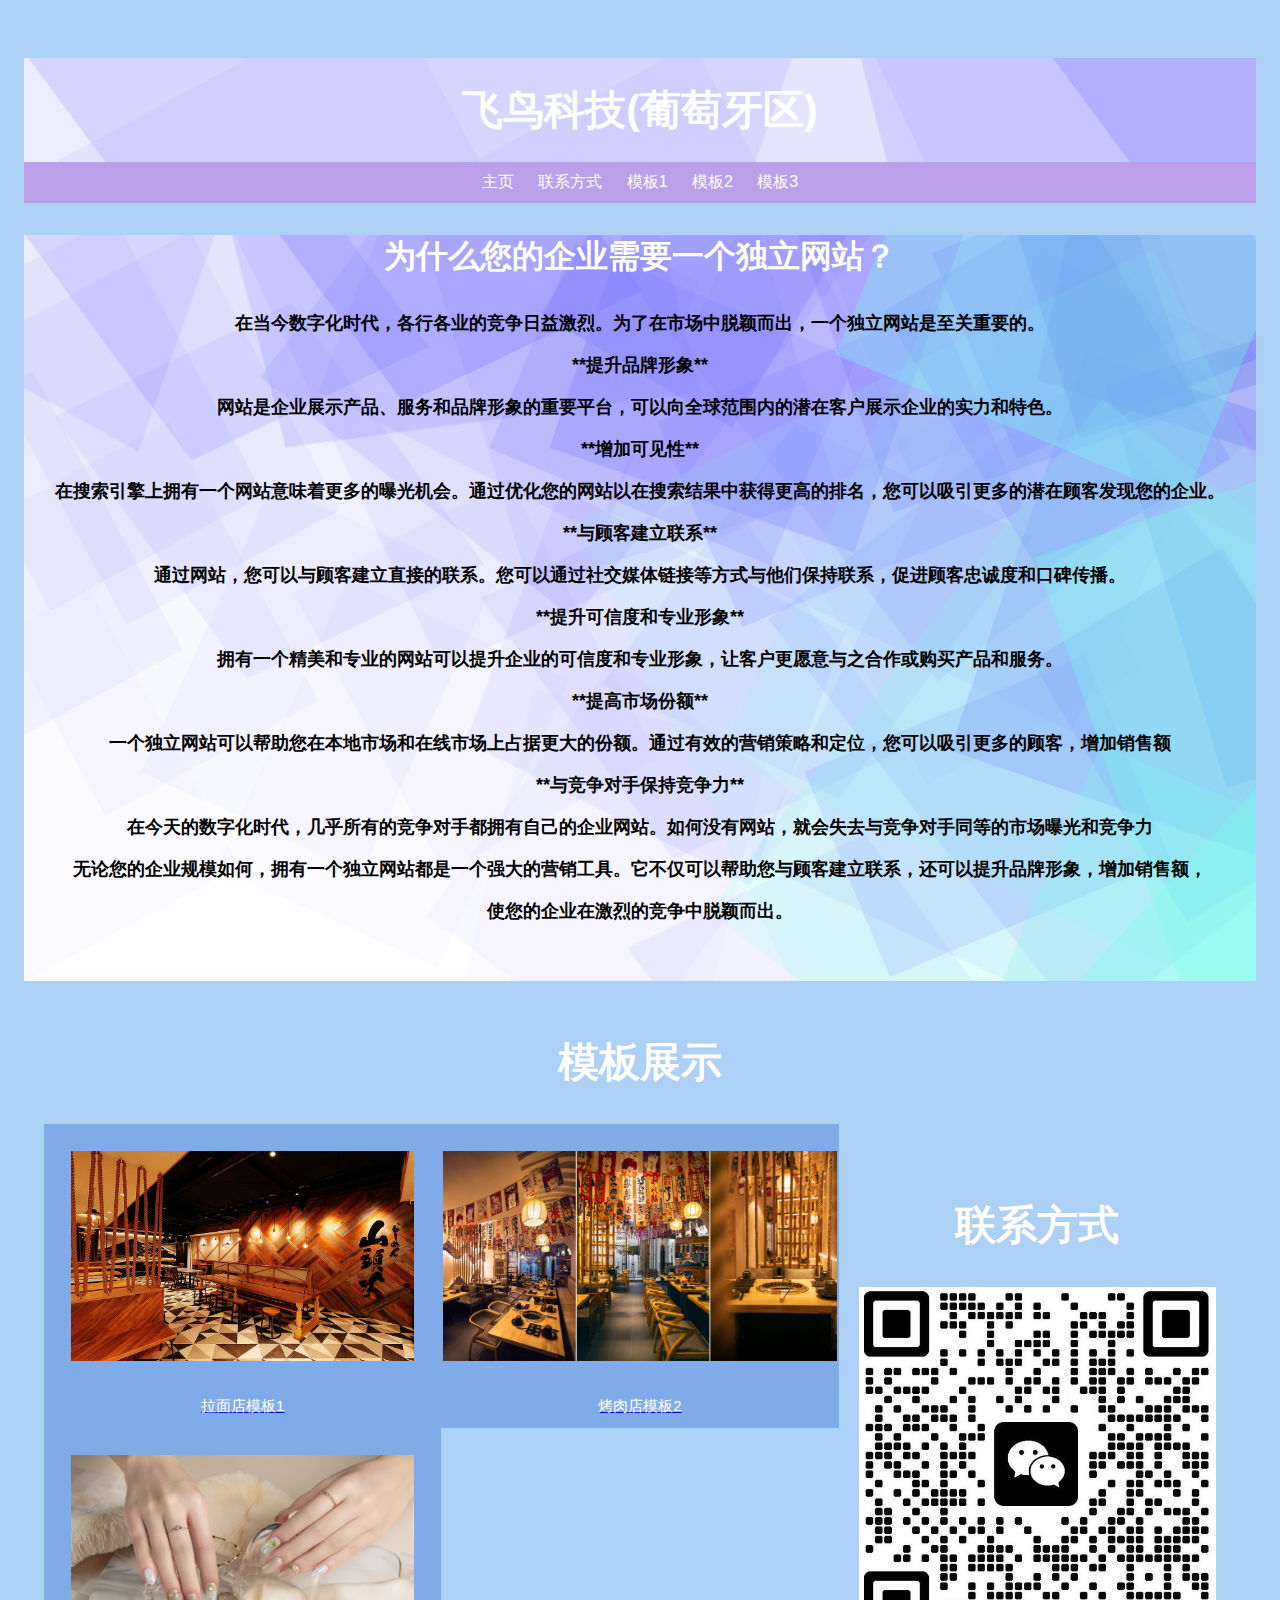
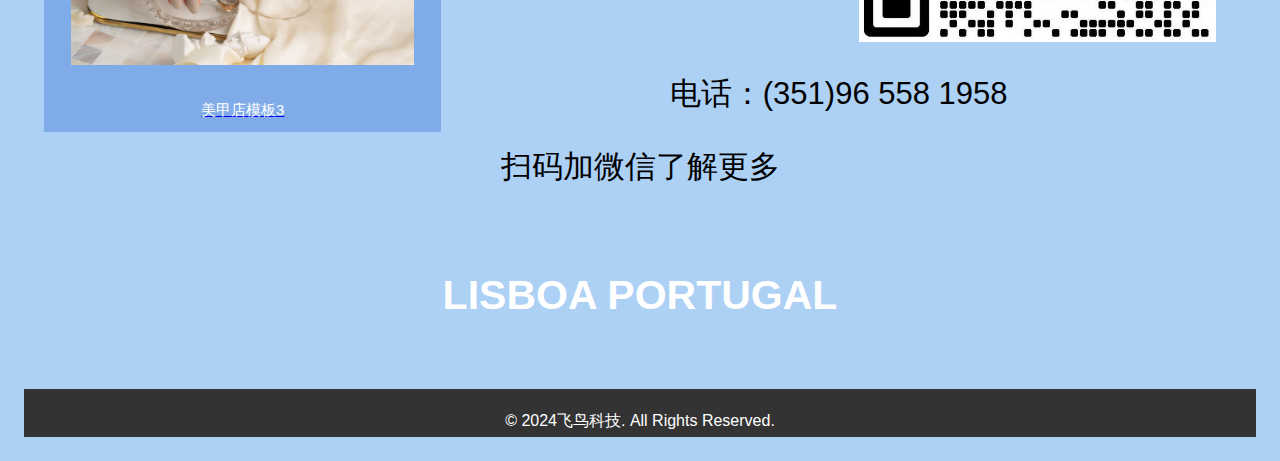
<file: index.html>
<!DOCTYPE html>
<html lang="en">
<head>
    <meta charset="UTF-8">
    <meta name="viewport" content="width=device-width, initial-scale=1.0">
    <meta name="飞鸟科技" content="飞鸟,feiniao,飞鸟科技,feiniaokeji,葡萄牙做网站,宝马街,西班牙华人,葡萄牙华人,意大利做网站,欧洲华人">
    <link rel="stylesheet" type="text/css" href="./css/index.css">
    <title> 飞鸟科技</title>
</head>
<body>
    <header>
  
        <div class="cabeça"><h2>飞鸟科技(葡萄牙区)</h2></div>
    </header>
    <nav>
     <a href="./index.html">主页</a>   
     <a href="#address">联系方式</a>
     <a href="./网站3/casa/casa.html">模板1</a>
     <a href="./网站6/casa/casa.html">模板2</a>
      <a href="./美甲/casa.html">模板3</a>
   </nav>
  

        <div class="st">
 
             <h3>为什么您的企业需要一个独立网站？</h3>   

<p>在当今数字化时代，各行各业的竞争日益激烈。为了在市场中脱颖而出，一个独立网站是至关重要的。</p>
<p>**提升品牌形象**</p><p>网站是企业展示产品、服务和品牌形象的重要平台，可以向全球范围内的潜在客户展示企业的实力和特色。</p>

<p>**增加可见性**</p><p>在搜索引擎上拥有一个网站意味着更多的曝光机会。通过优化您的网站以在搜索结果中获得更高的排名，您可以吸引更多的潜在顾客发现您的企业。</p>

<p>**与顾客建立联系**</p><p>通过网站，您可以与顾客建立直接的联系。您可以通过社交媒体链接等方式与他们保持联系，促进顾客忠诚度和口碑传播。</p>

<p>**提升可信度和专业形象**</p><p>拥有一个精美和专业的网站可以提升企业的可信度和专业形象，让客户更愿意与之合作或购买产品和服务。</p>

<p>**提高市场份额**</p><p>一个独立网站可以帮助您在本地市场和在线市场上占据更大的份额。通过有效的营销策略和定位，您可以吸引更多的顾客，增加销售额</p>
 <p>**与竞争对手保持竞争力**</p><p>在今天的数字化时代，几乎所有的竞争对手都拥有自己的企业网站。如何没有网站，就会失去与竞争对手同等的市场曝光和竞争力</p>
<p>无论您的企业规模如何，拥有一个独立网站都是一个强大的营销工具。它不仅可以帮助您与顾客建立联系，还可以提升品牌形象，增加销售额，</p>
<p>使您的企业在激烈的竞争中脱颖而出。</p>


                
        </div>
    <section id="gallery">

        <h2>模板展示</h2>
        <div class="gallery">
            <img src="./images/01b83b605c3cc911013e87f4edce10.jpg" alt="产品1">
            <a href="./网站3/casa/casa.html"><p>拉面店模板1</p></a>
            
        </div>
        <div class="gallery">
            <img src="./images/27.jpg" alt="产品1">
            <a href="./网站6/casa/casa.html"><p>烤肉店模板2</p></a>
           
        </div> 
        <div class="gallery">
            <img src="./images/66.jpg" alt="产品1">
            <a href="./美甲/casa.html"><p>美甲店模板3</p></a>
           
            
            
        </div>
    </section>
    <section id="contact">
        <div class="contact">
        <h2>联系方式</h2>
        <img src="./images/ewm.jpg" alt="扫码了解更多">

        <p>电话：(351)96 558 1958</p >
            <p>扫码加微信了解更多</p>
        </div>
    </section>
    <section id="address">
        <h2>LISBOA  PORTUGAL</h2 >
    </section>
    <footer>
        <p>&copy; 2024飞鸟科技. All Rights Reserved.</p >
    </footer>
</body>
</html>
</file>
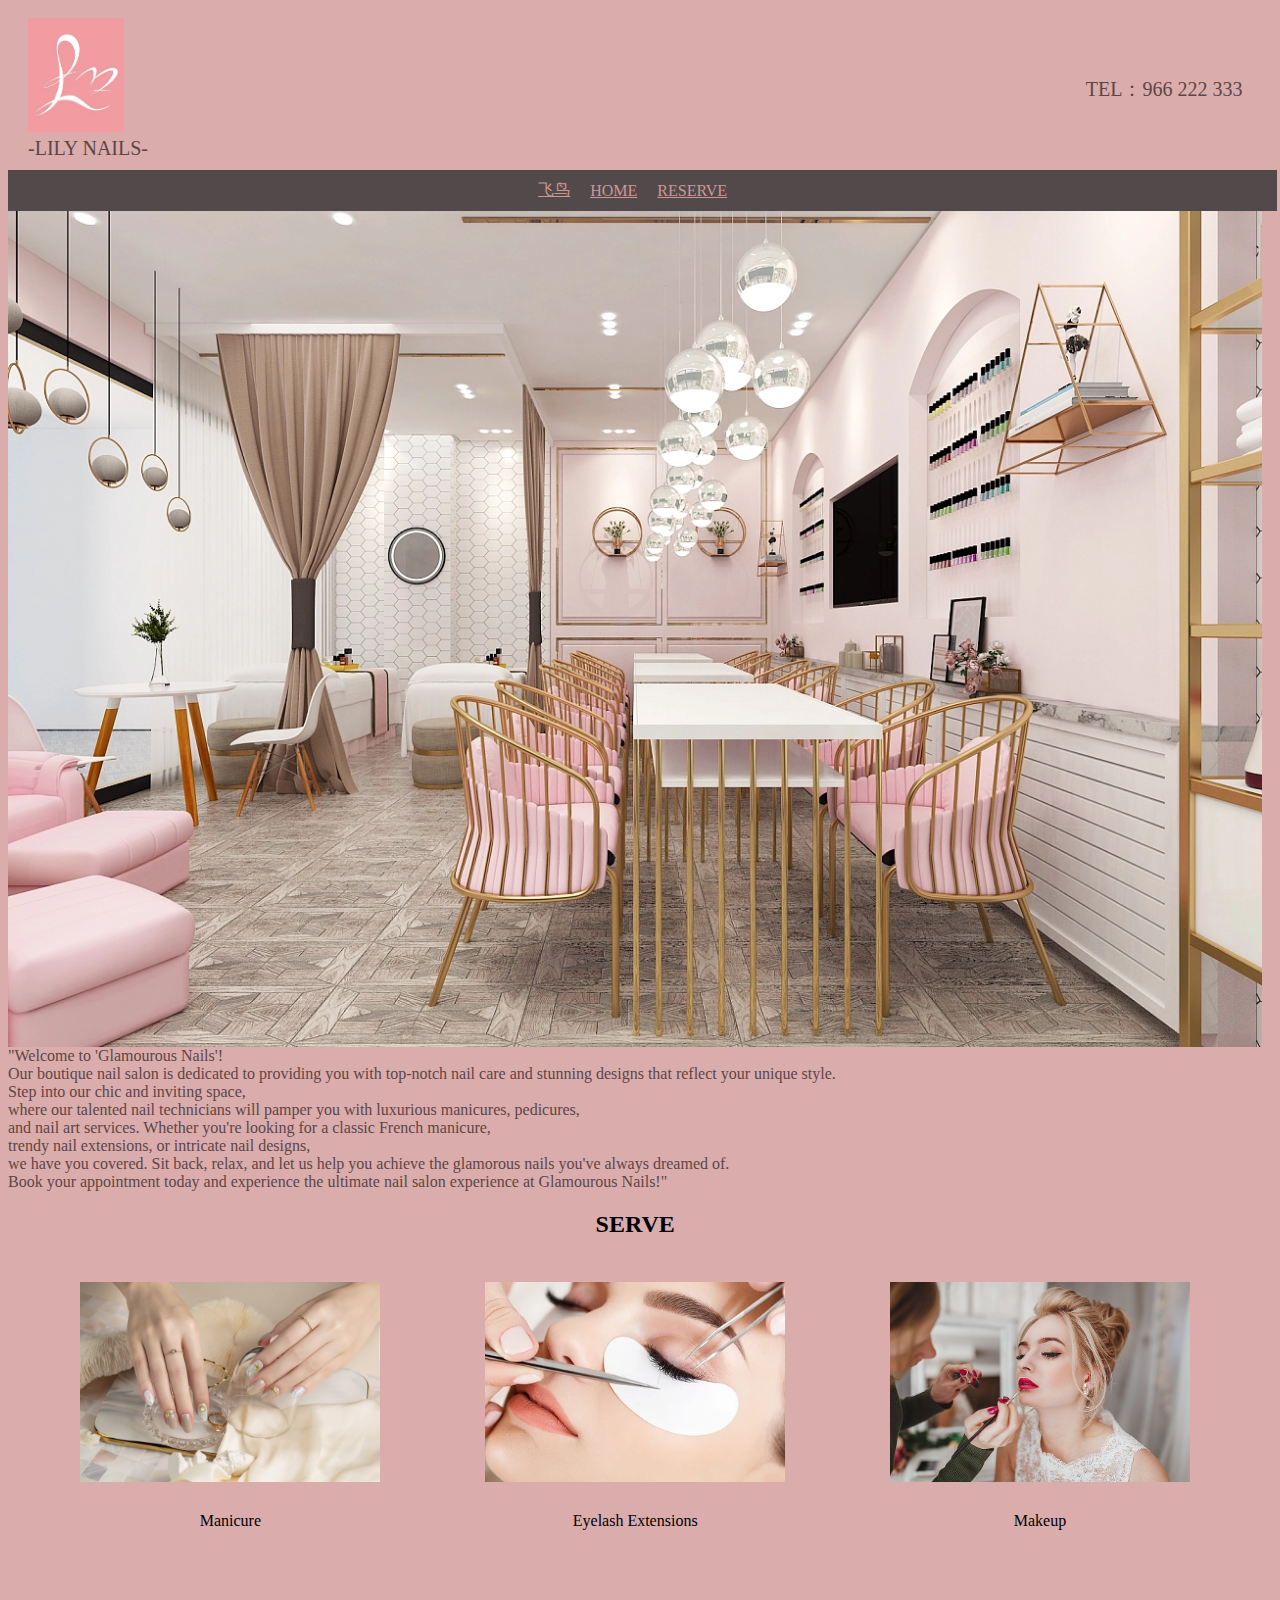
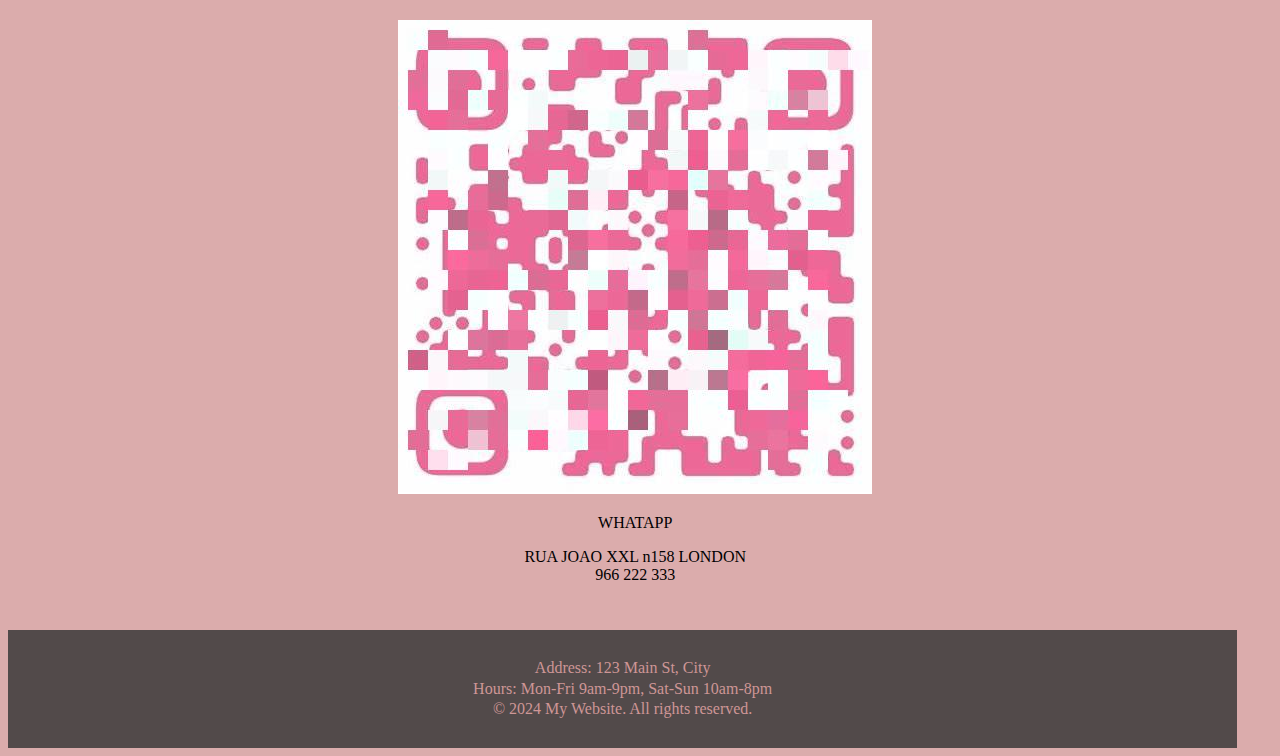
<file: 美甲/casa.html>
<!DOCTYPE html>
<html lang="en">

<head>
    <meta charset="UTF-8">
    <meta name="viewport" content="width=device-width, initial-scale=1.0">
    <title>美甲美容院</title>
    <style>
        /* 样式可以根据需要自行调整 */
        body {
            background-color: #dbababfd;
            width: 98%;

        }

        header {
            display: flex;
            justify-content: space-between;
            align-items: center;
            padding: .625rem 1.25rem;
            background-color: #dbababfd;
            font-size: 1.25rem;
            color: #5b4646;

        }

        #logo {

            height: 7.125rem;
            width: 80%;

        }


        nav {
            background-color: #524a4a;

            padding: .625rem 1.25rem;
            width: 98%;

        }

        nav ul {
            list-style-type: none;
            padding: 0;
            margin: 0;
            display: flex;
            align-items: center;
            justify-content: center;


        }

        nav ul a {
            margin-right: 1.25rem;
            color: rgb(206, 150, 150);

        }

        h2 {
            text-align: center;
        }

        .container {
            display: flex;
            justify-content: space-between;
            align-items: center;
            margin: 1.25rem;
        }

        .box {
            width: 30%;
            padding: 1.5rem;
            text-align: center;
        }

        .box img {
            width: 100%;
            max-width: 18.75rem;
            height: auto;
            margin-bottom: .625rem;
        }

        .container2 {
            display: flex;
            justify-content: center;
            align-items: center;

        }

        .box2 {
            width: 100%;
            padding: 1.875rem;
            text-align: center;
        }

        .box img {
            width: 100%;
            max-width: 18.75rem;
            height: auto;
            margin-bottom: .625rem;
        }

        footer {
            background-color: #524a4a;
            color: rgb(206, 150, 150);
            text-align: center;
            padding: 1.25rem 0;
            margin: 0 0;
            width: 98%;
            bottom: 0;
            line-height: 0.3rem;
        }

        .slideshow-container {
            width: 100%;
            position: relative;
            margin: auto;
            overflow: hidden;
            color: #5b4646;
        }

        .slideshow-container img {
            width: 100%;
            height: auto;
            display: none;
        }

        @media screen and (orientation:portrait) and (max-width: 768px) {

            .container {
                flex-direction: column;


            }

            .box {
                width: 95%;
                height: 8.3125rem;
                margin: 2.0rem;
            }

            .box p {
                display: flex;
               margin: 0;
               justify-content: center;
            align-items: center;


            }

            .box2 img {
                width: 60%;
            }

            nav {

                width: 88%;

            }

            .slideshow-container {
                width: 92%;
            }

        }
    </style>
</head>

<body>

    <header>
        <div> <img src="./image/1.jpg" alt="logo" id="logo">
            <br> <span>-LILY NAILS-</span>
        </div>
        <div>

            <span>TEL：966 222 333</span>
        </div>
    </header>

    <nav>
        <ul>
            <a href="../../index.html">飞鸟</a>
            <a href="./casa.html">HOME</a>
            <a href="./reserve.html">RESERVE</a>
        </ul>
    </nav>

    <div class="slideshow-container">
        <img src="./image/2.webp" alt="店铺照片" class="slide">
        <img src="./image/3.webp" alt="店铺照片" class="slide">
        <span>"Welcome to 'Glamourous Nails'!<br>
            Our boutique nail salon is dedicated to providing you with top-notch nail care and stunning designs that
            reflect your unique style.<br>
            Step into our chic and inviting space, <br>where our talented nail technicians will pamper you with
            luxurious manicures, pedicures,
            <br>and nail art services. Whether you're looking for a classic French manicure,
            <br> trendy nail extensions, or intricate nail designs,
            <br>we have you covered. Sit back, relax, and let us help you achieve the glamorous nails you've always
            dreamed of.
            <br>Book your appointment today and experience the ultimate nail salon experience at Glamourous
            Nails!"</span>
    </div>

    <h2>SERVE</h2>
    <div class="container">
        <div class="box">
            <img src="./image/6.jpg" alt="Photo 1">
            <p>Manicure</p>
        </div>
        <div class="box">
            <img src="./image/260.webp" alt="Photo 2">
            <p>Eyelash Extensions</p>
        </div>
        <div class="box">
            <img src="./image/VCG41N1147811612.jpg" alt="Photo 3">
            <p>Makeup</p>
        </div>
    </div>
    <div class="container2">


        <div class="box2">
            <img src="./image/8.jpg" alt="Photo 2">
            <p>WHATAPP</p>
            <p>RUA JOAO XXL n158 LONDON
                <br>966 222 333
        </div>
    </div>
    <footer>
        <p>Address: 123 Main St, City</p>
        <p>Hours: Mon-Fri 9am-9pm, Sat-Sun 10am-8pm</p>
        <p>© 2024 My Website. All rights reserved.</p>
    </footer>
    <script>
        var slideIndex = 0;
        carousel();

        function carousel() {
            var i;
            var slides = document.getElementsByClassName("slide");
            for (i = 0; i < slides.length; i++) {
                slides[i].style.display = "none";
            }
            slideIndex++;
            if (slideIndex > slides.length) { slideIndex = 1 }
            slides[slideIndex - 1].style.display = "block";
            setTimeout(carousel, 2000); // Change image every 2 seconds
        }
    </script>

</body>

</html>
</file>
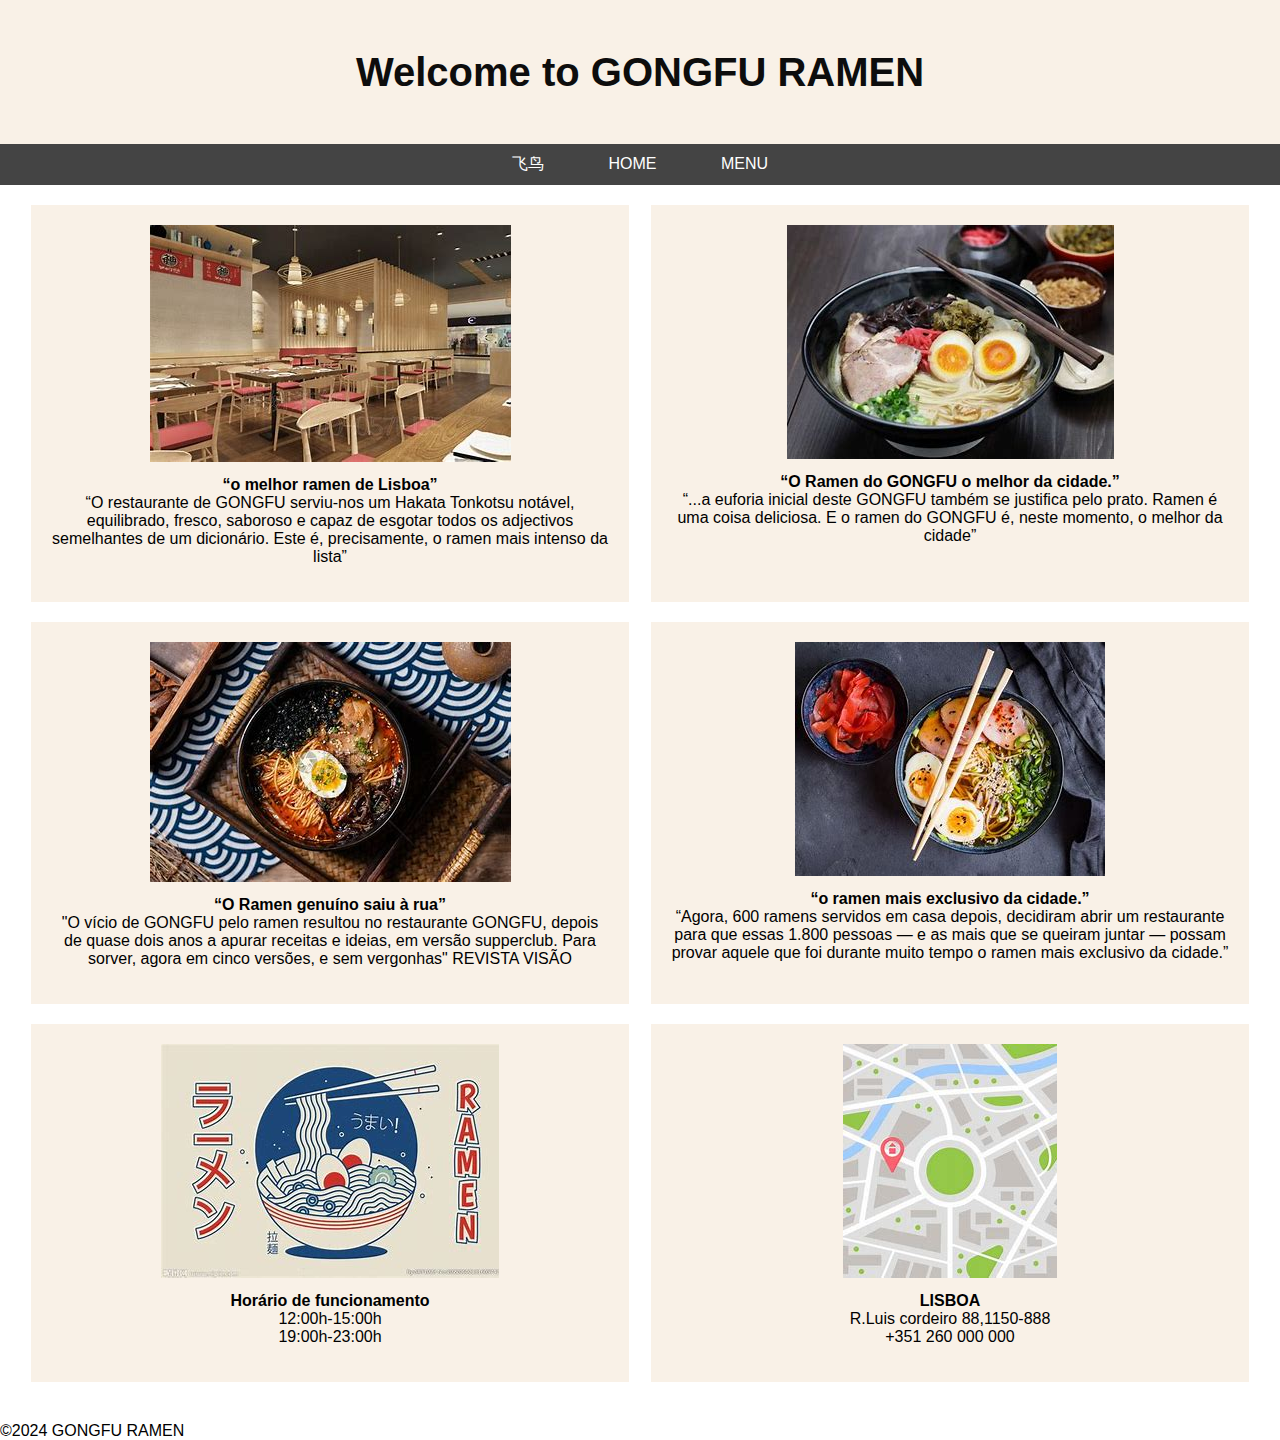
<file: 网站3/casa/casa.html>
<!DOCTYPE html>
<html lang="en">
<head>
    <meta charset="UTF-8">
    <meta name="viewport" content="width=device-width, initial-scale=1.0">
    <link rel="stylesheet" type="text/css" href="../css/casa.css">
    <title>Document</title>
</head>
<body>
    <header>
        <p><b>Welcome to GONGFU RAMEN</b></p>
    </header>
    
    <nav>
        <a href="../../index.html">飞鸟</a>
        <a href="../casa/casa.html">HOME</a> 
        <a href="../menu/menu.html">MENU</a> 
        
    </nav>
    
    <div class="container">
        <div class="box">
            <img src="../images/canguan.jpg" alt="Image 1">
            <p><b>“o melhor ramen de Lisboa”</b><br>
                “O restaurante de GONGFU serviu-nos um Hakata Tonkotsu notável, equilibrado, fresco, saboroso e capaz de esgotar todos os adjectivos semelhantes de um dicionário.
                
                Este é, precisamente, o ramen mais intenso da lista”</p>
        </div>
               
        <div class="box">
            <img src="../images/lamian-C.jpg" alt="Image 2">
            <p><b>“O Ramen do GONGFU o melhor da cidade.”</b><br>
                “...a euforia inicial deste GONGFU também se justifica pelo prato. Ramen é uma coisa deliciosa. E o ramen do GONGFU é, neste momento, o melhor da cidade”</p >
        </div>
        <div class="box">
            <img src="../images/lamian01.jpg" alt="Image 3">
            <p><b>“O Ramen genuíno saiu à rua”</b><br>
                "O vício de GONGFU pelo ramen resultou no restaurante GONGFU, depois de quase dois anos a apurar receitas e ideias, em versão supperclub. Para sorver, agora em cinco versões, e sem vergonhas"
                
                REVISTA VISÃO</p >
        </div>
        <div class="box">
            <img src="../images/lamian02.jpg" alt="Image 4">
            <p><b>“o ramen mais exclusivo da cidade.”</b><br>
                “Agora, 600 ramens servidos em casa depois, decidiram abrir um restaurante para que essas 1.800 pessoas — e as mais que se queiram juntar — possam provar aquele que foi durante muito tempo o ramen mais exclusivo da cidade.”</p >
        </div>
        <div class="box">
            <img src="../images/lamian03.jpg" alt="Image 4">
            <p><b>Horário de funcionamento</b><br>
               12:00h-15:00h<br>
               19:00h-23:00h</p >
        </div>
        <div class="box">
            <img src="../images/dt.jpg" alt="Image 4">
            <p><b>LISBOA</b><br>
               R.Luis cordeiro 88,1150-888<br>
               +351 260 000 000</p >
        </div>
    </div>
    &copy;2024 GONGFU RAMEN
</body>
</html>
</file>
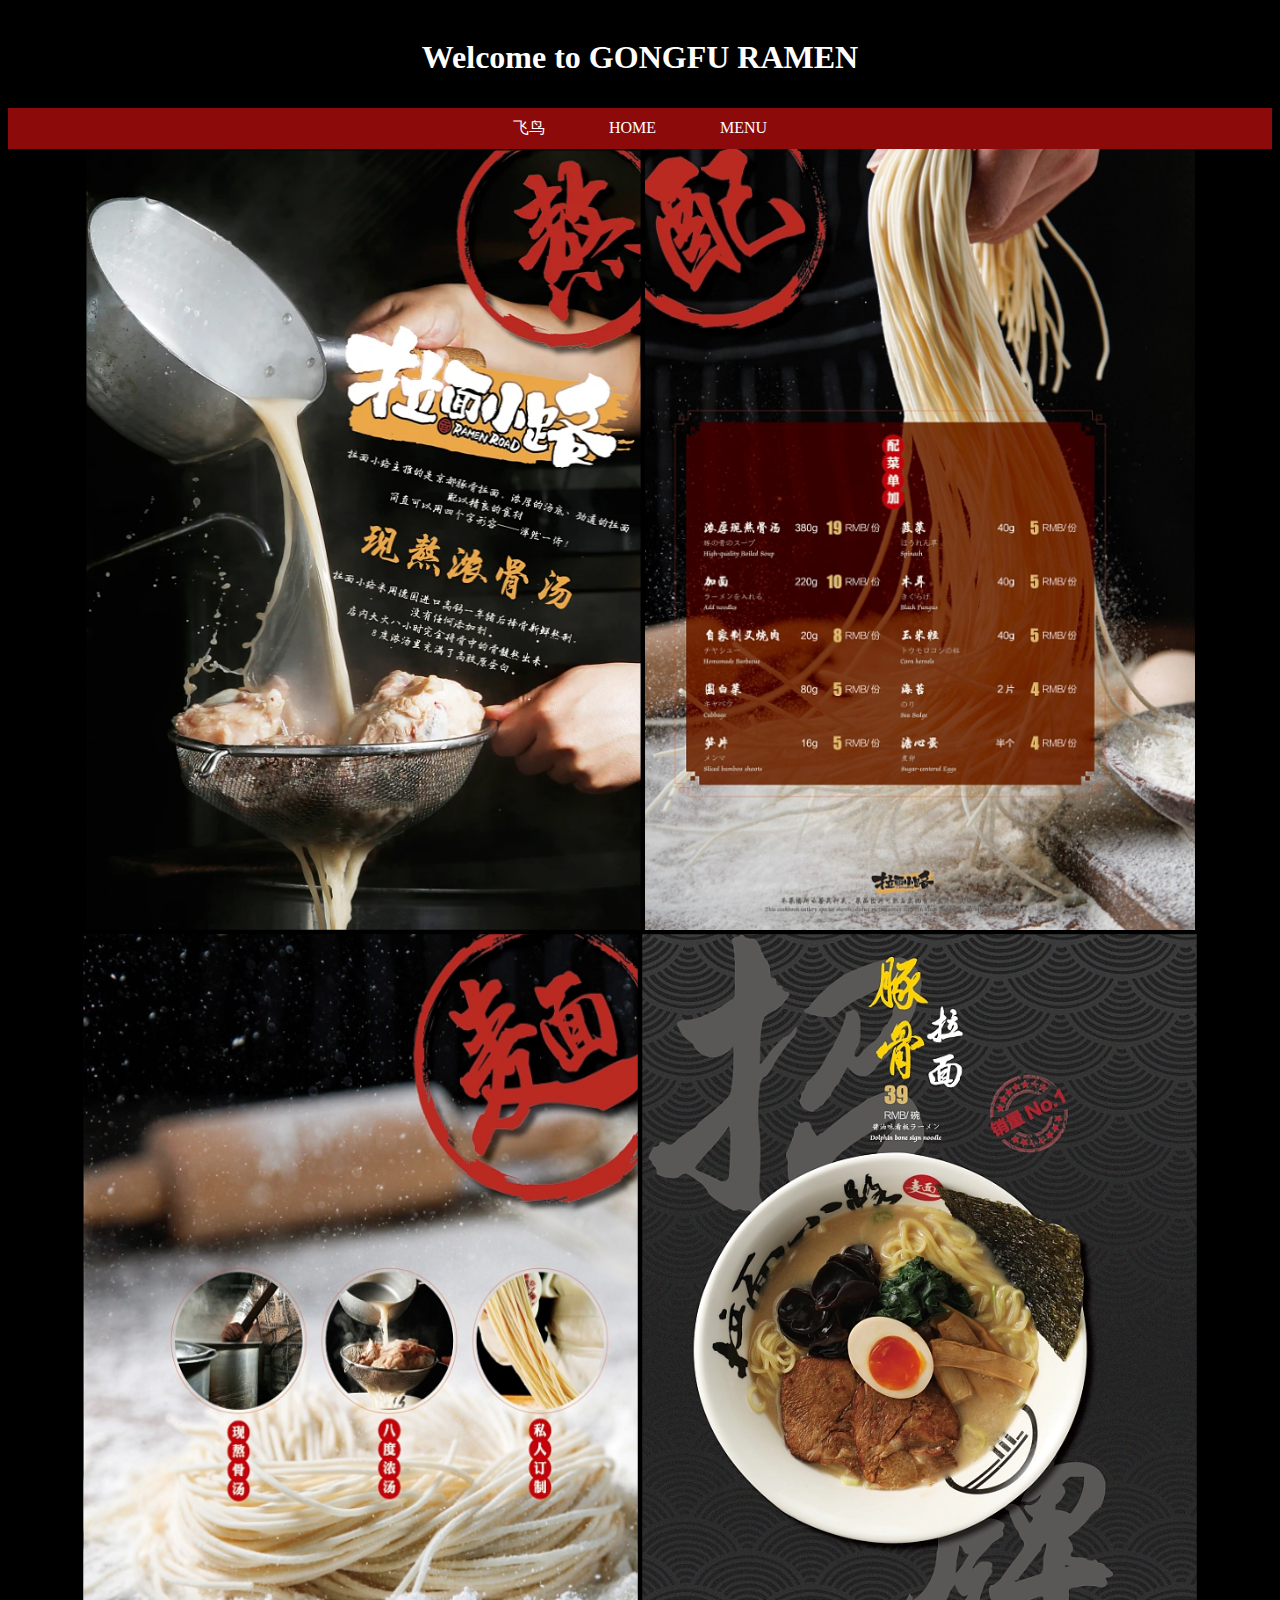
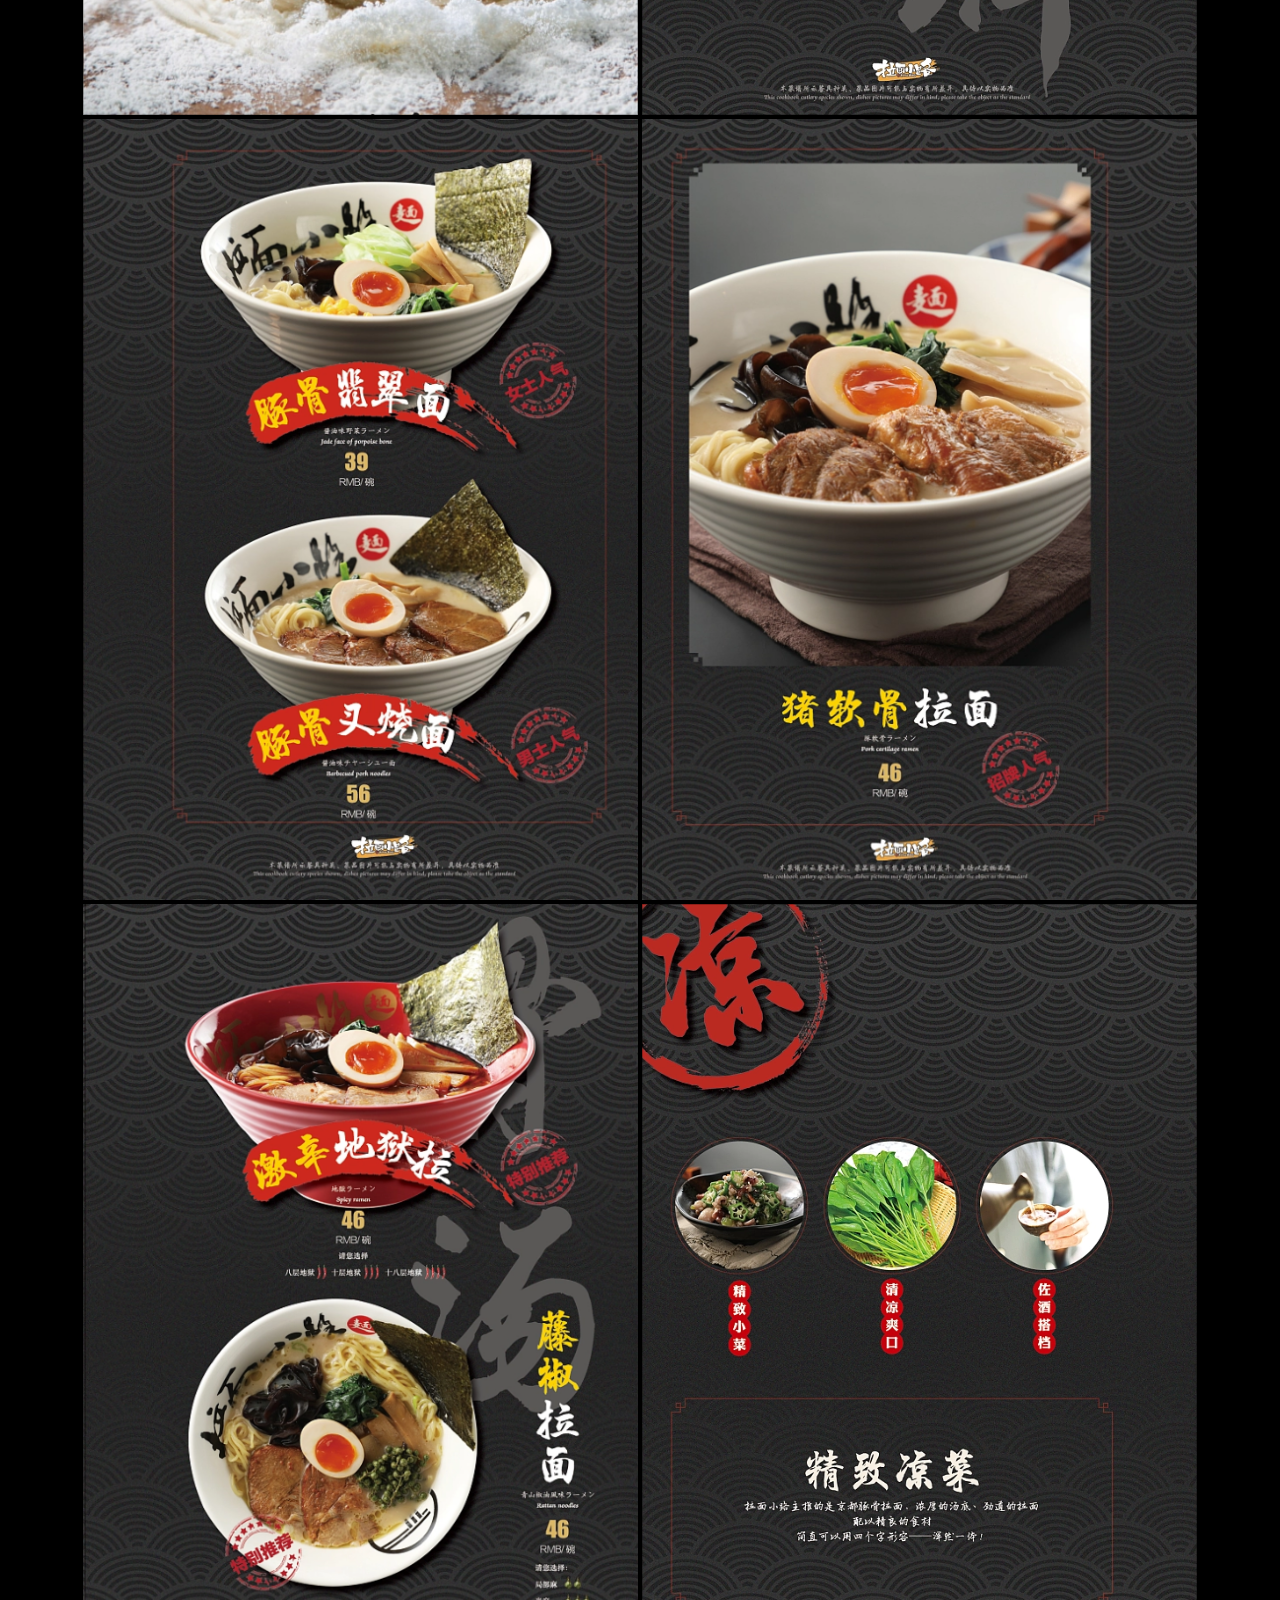
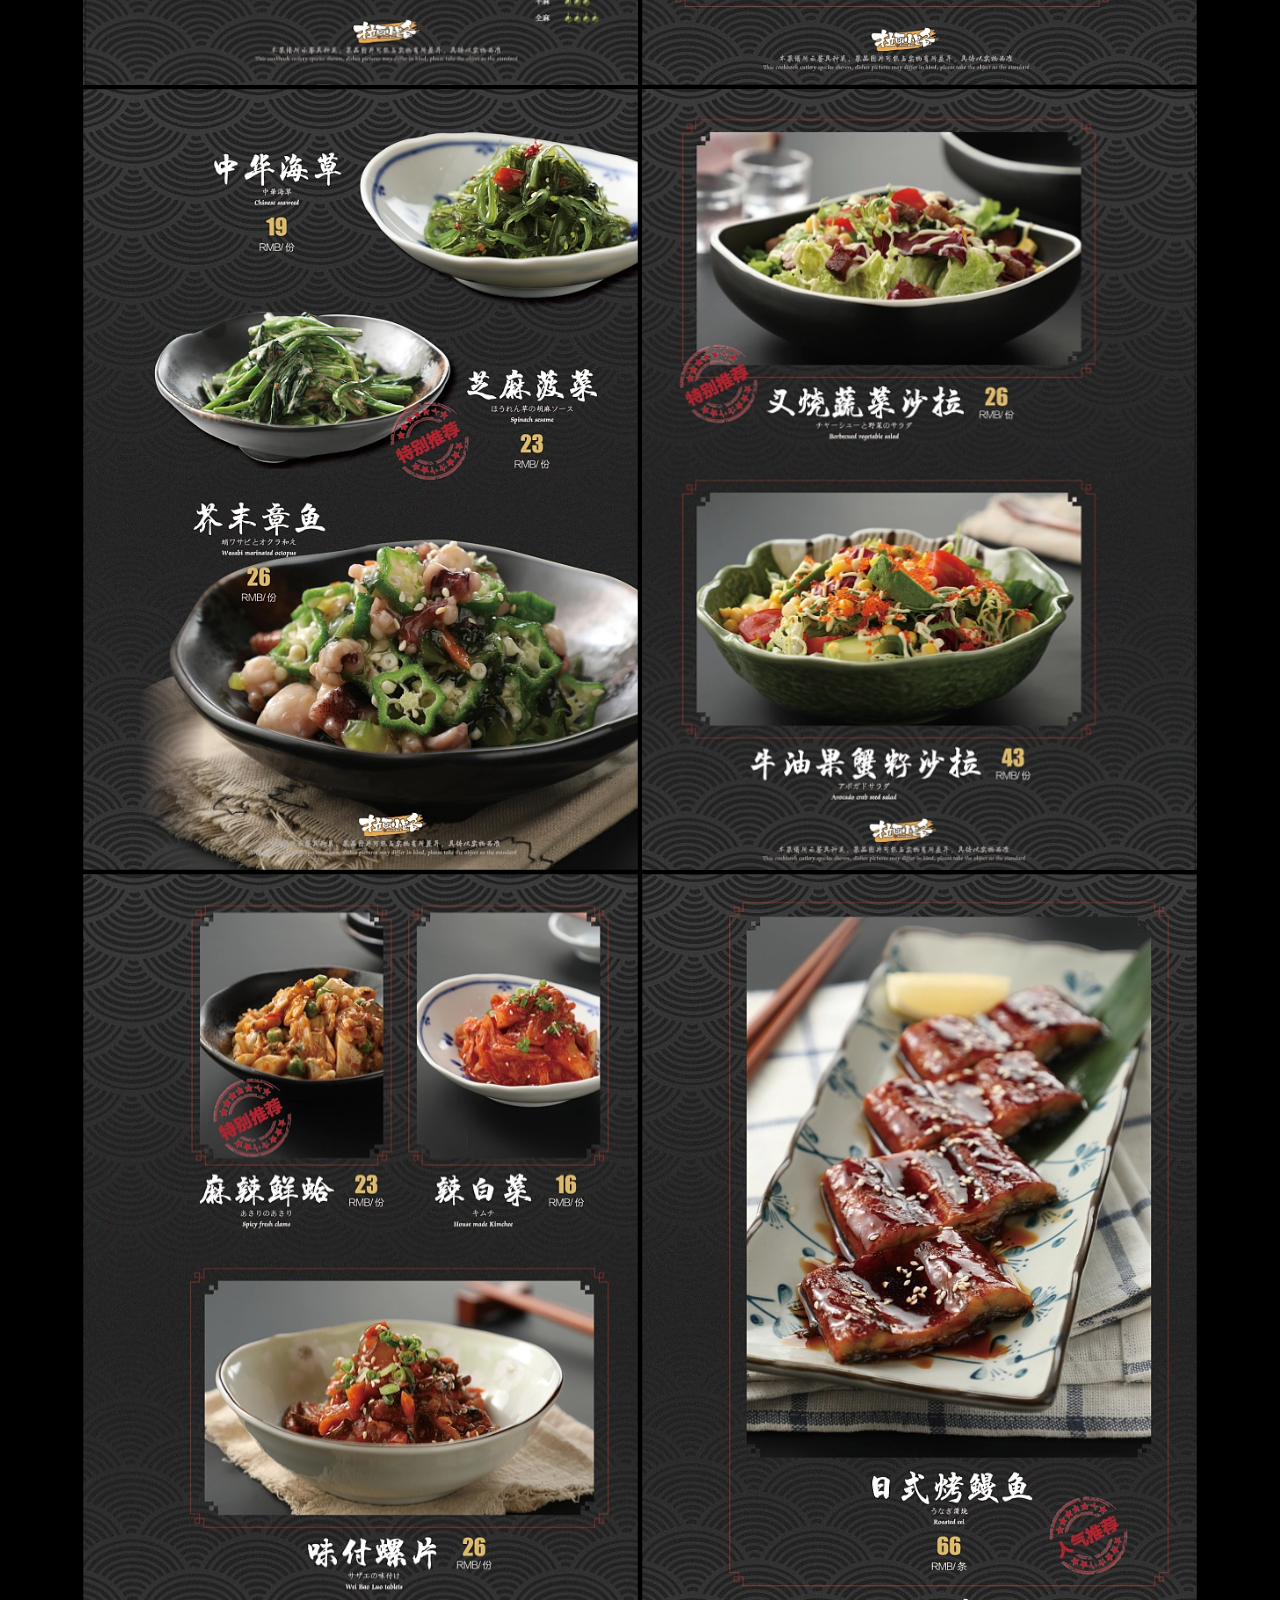
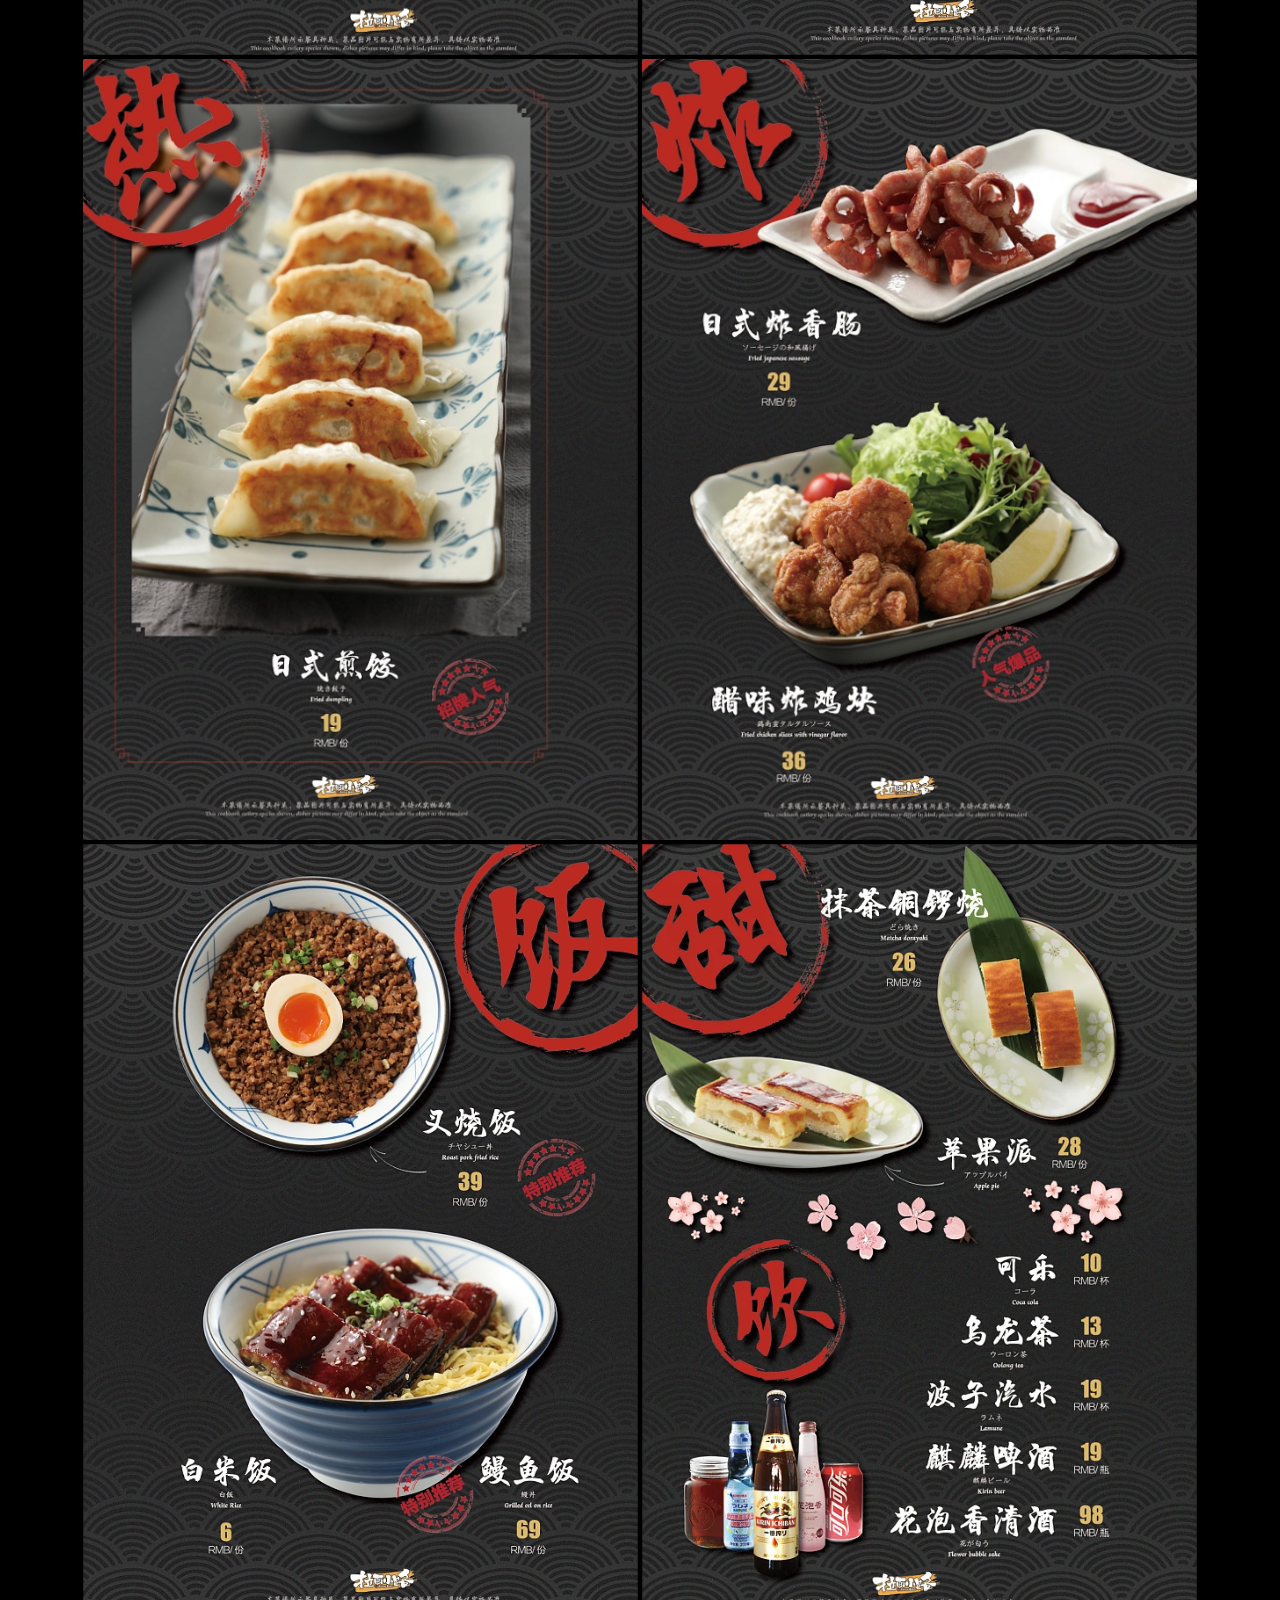
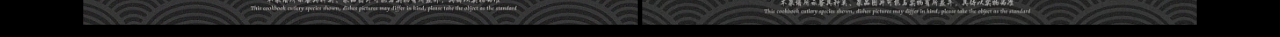
<file: 网站3/menu/menu.html>
<!DOCTYPE html>
<html lang="en">
<head>
    <meta charset="UTF-8">
    <meta name="viewport" content="width=device-width, initial-scale=1.0">
    <link rel="stylesheet" type="text/css" href="../css/menu.css">
    <title>Document</title>
</head>
<body>
    <header>
        <h1>Welcome to GONGFU RAMEN</h1>
    </header>
    
    <nav>
        <a href="../../index.html">飞鸟</a>
        <a href="../casa/casa.html">HOME</a> 
        <a href="../menu/menu.html">MENU</a> 
        
    </nav>

    <div class="gallery">
        <img src="../images/cai1.png" alt="menu1">
        <img src="../images/cai2.png" alt="menu1">
        <img src="../images/cai3.png" alt="menu1">
        <img src="../images/cai4.png" alt="menu1">
        <img src="../images/cai5.png" alt="menu1">
        <img src="../images/cai6.png" alt="menu1">
        <img src="../images/cai7.png" alt="menu1">
        <img src="../images/cai8.png" alt="menu1">
        <img src="../images/cai9.png" alt="menu1">
        <img src="../images/cai10.png" alt="menu1">
        <img src="../images/cai11.png" alt="menu1">
        <img src="../images/cai12.png" alt="menu1">
        <img src="../images/cai13.png" alt="menu1">
        <img src="../images/cai14.png" alt="menu1">
        <img src="../images/cai15.png" alt="menu1">
        <img src="../images/cai16.png" alt="menu1">
    </div>

</body>
</html>
</file>
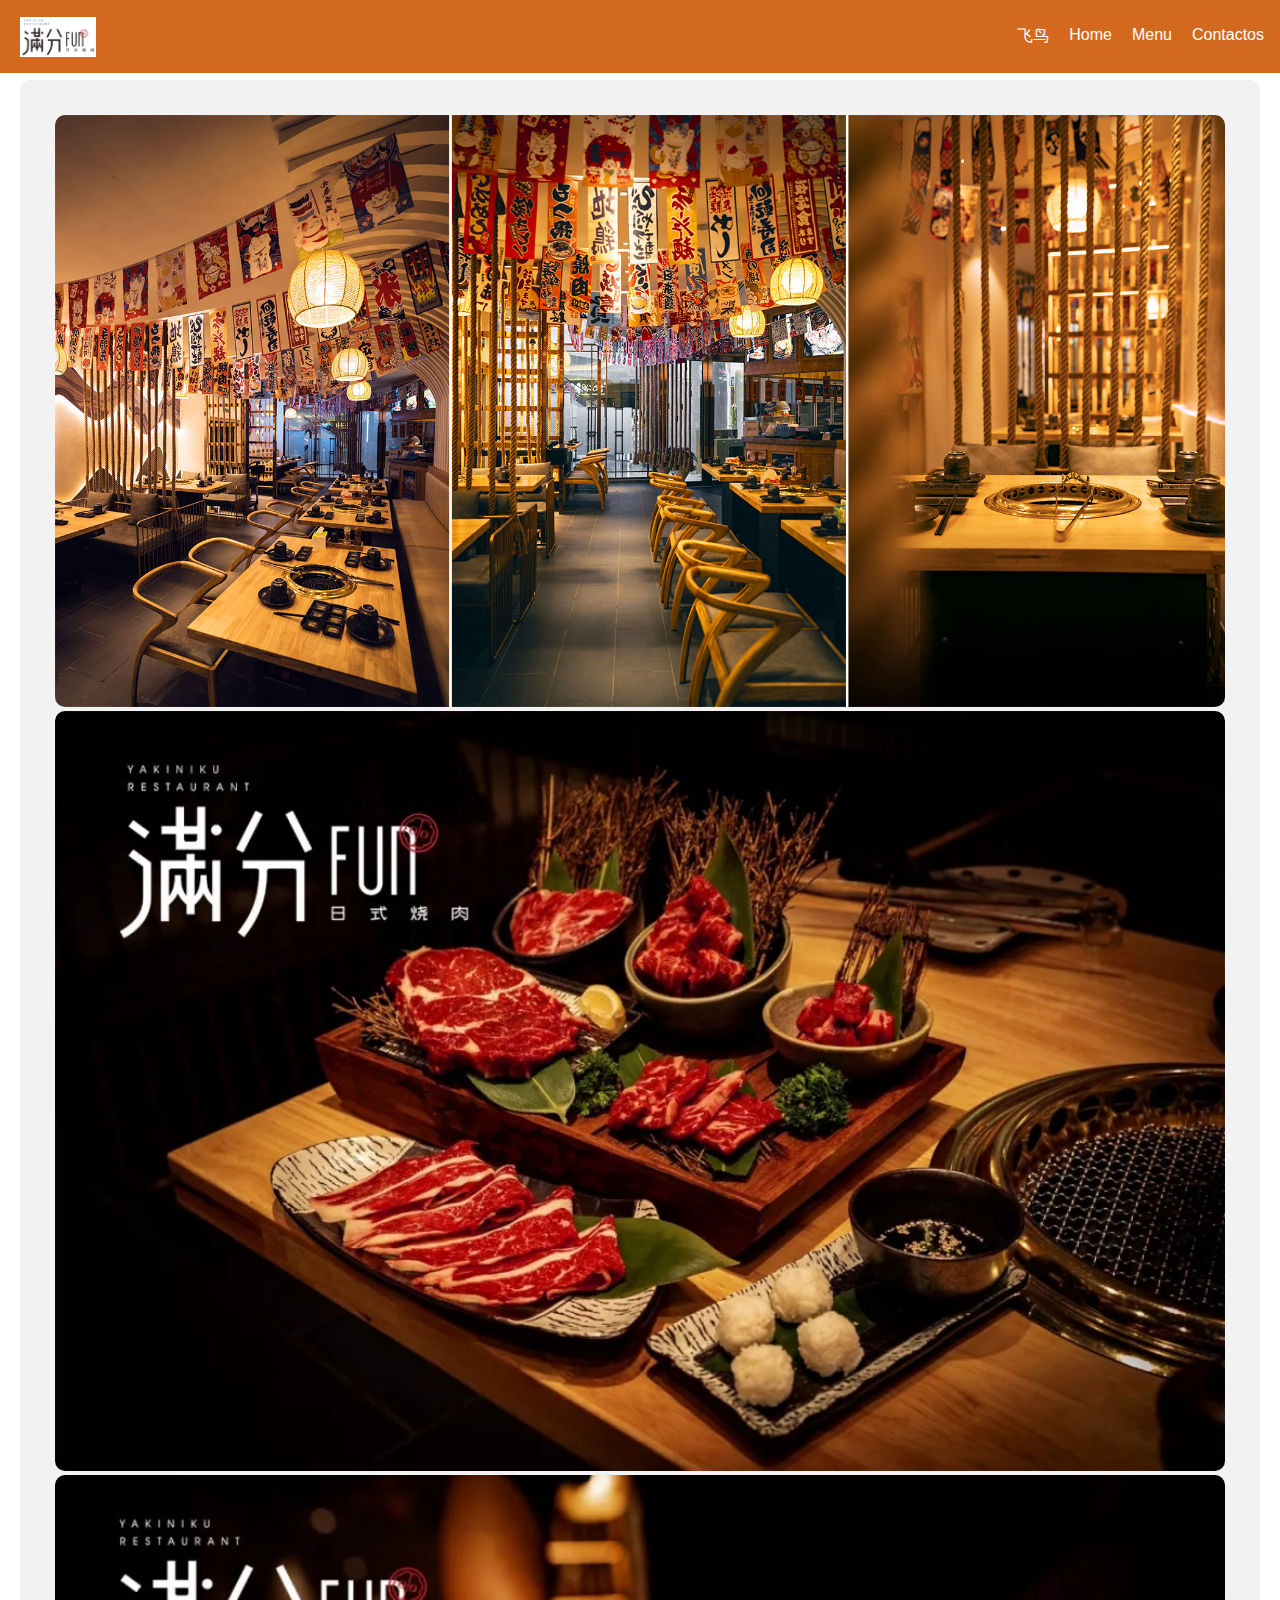
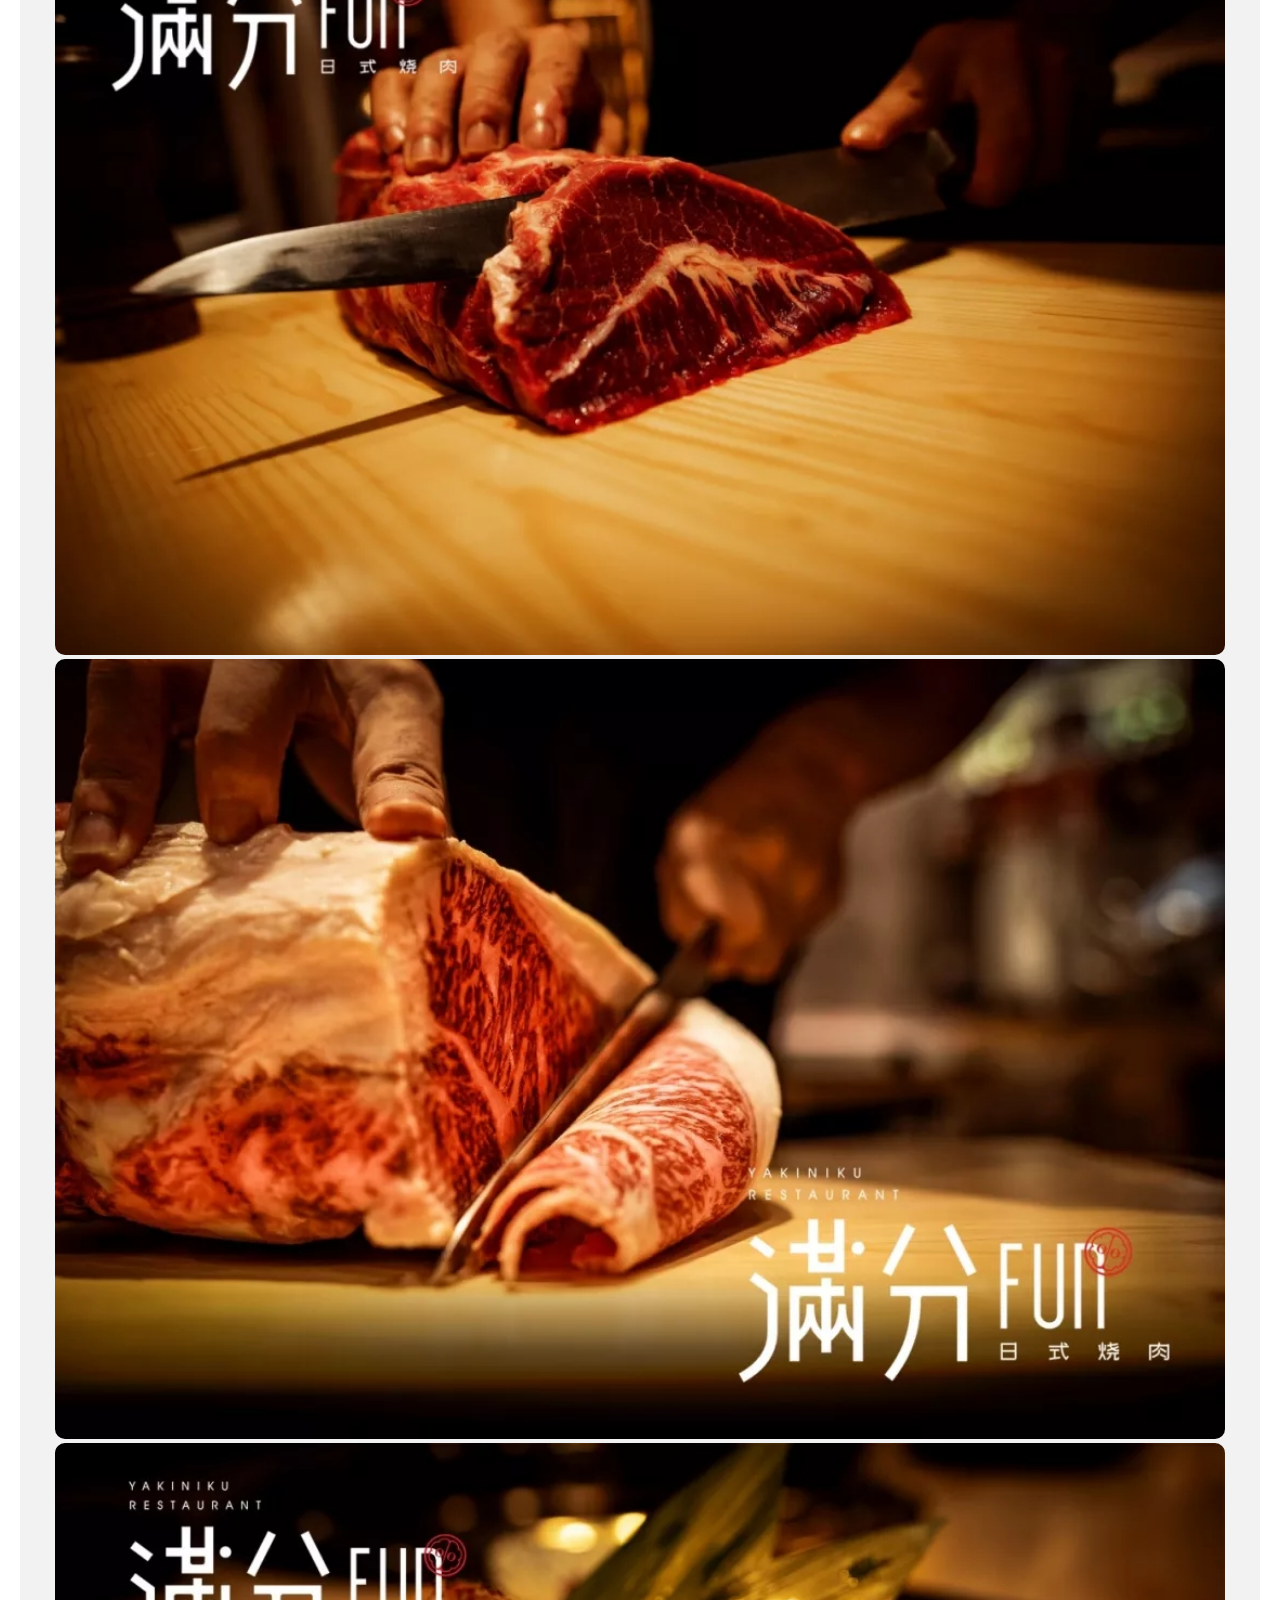
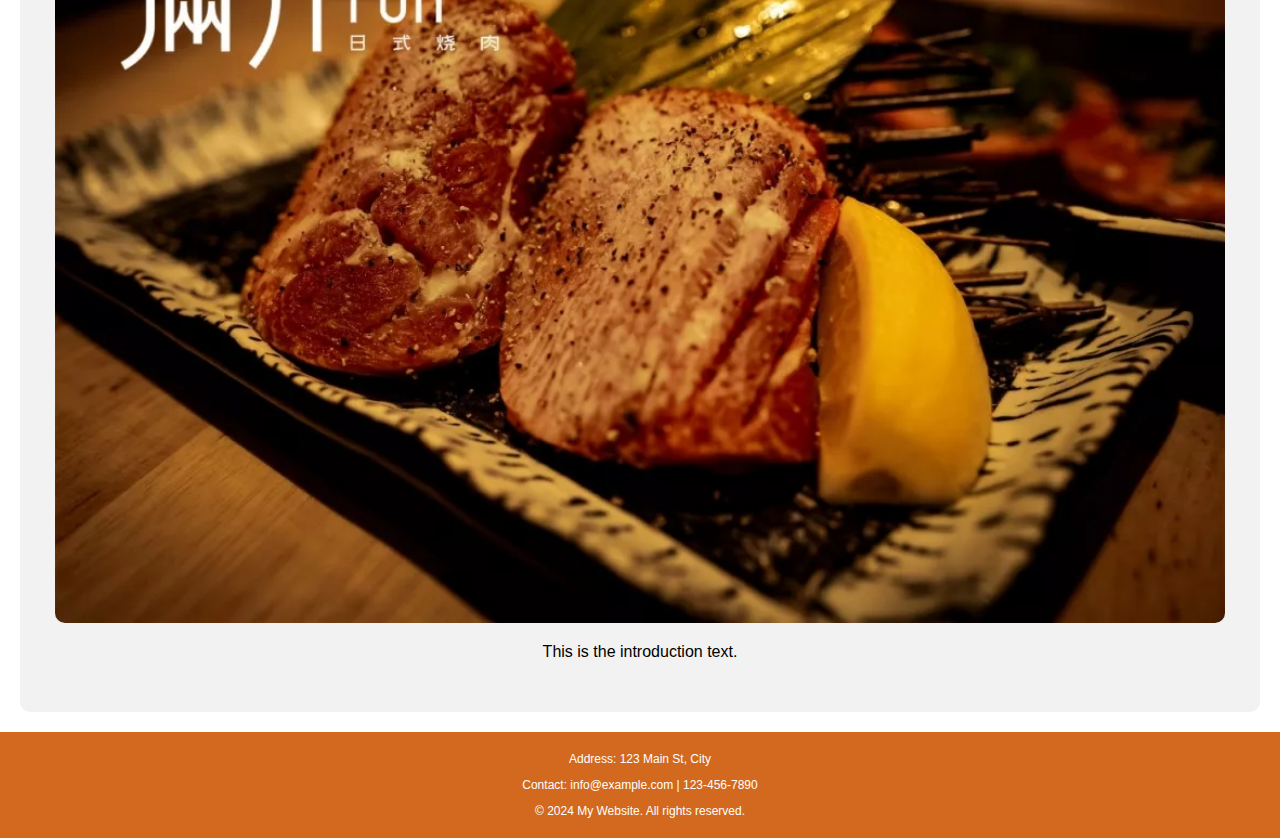
<file: 网站6/casa/casa.html>
<!DOCTYPE html>
<html lang="en">
<head>
    <meta charset="UTF-8">
    <meta name="viewport" content="width=device-width, initial-scale=1.0">
    <link rel="stylesheet" type="text/css" href="../css/casa.css">
    <title>Document</title>
</head>
<body>
    <header>
        <img src="../images/4.jpg" alt="Logo">
        <nav>
          <ul>
            <li><a href="../../index.html">飞鸟</a></li>
           <li><a href="../casa/casa.html" >Home</a></li> 
            <li><a href="../casa/menu.html">Menu</a></li>
            <li><a href="../casa/contactos.html">Contactos</a></li>
            
          </ul>
        </nav>
      </header>
      
      <div class="main-content">
        <div class="box">
          <img src="../images/27.jpg" alt="Background" style="width: 100%; border-radius: 10px;">
          <img src="../images/17.jpg" alt="Background" style="width: 100%; border-radius: 10px;">
          <img src="../images/18.jpg" alt="Background" style="width: 100%; border-radius: 10px;">
          <img src="../images/19.jpg" alt="Background" style="width: 100%; border-radius: 10px;">
          <img src="../images/20.jpg" alt="Background" style="width: 100%; border-radius: 10px;">
          <p>This is the introduction text.</p >
        </div>
      </div>
      
      <footer>
        <p>Address: 123 Main St, City</p >
        <p>Contact: info@example.com | 123-456-7890</p >
        <p>© 2024 My Website. All rights reserved.</p >
      </footer>
</body>
</html>
</file>
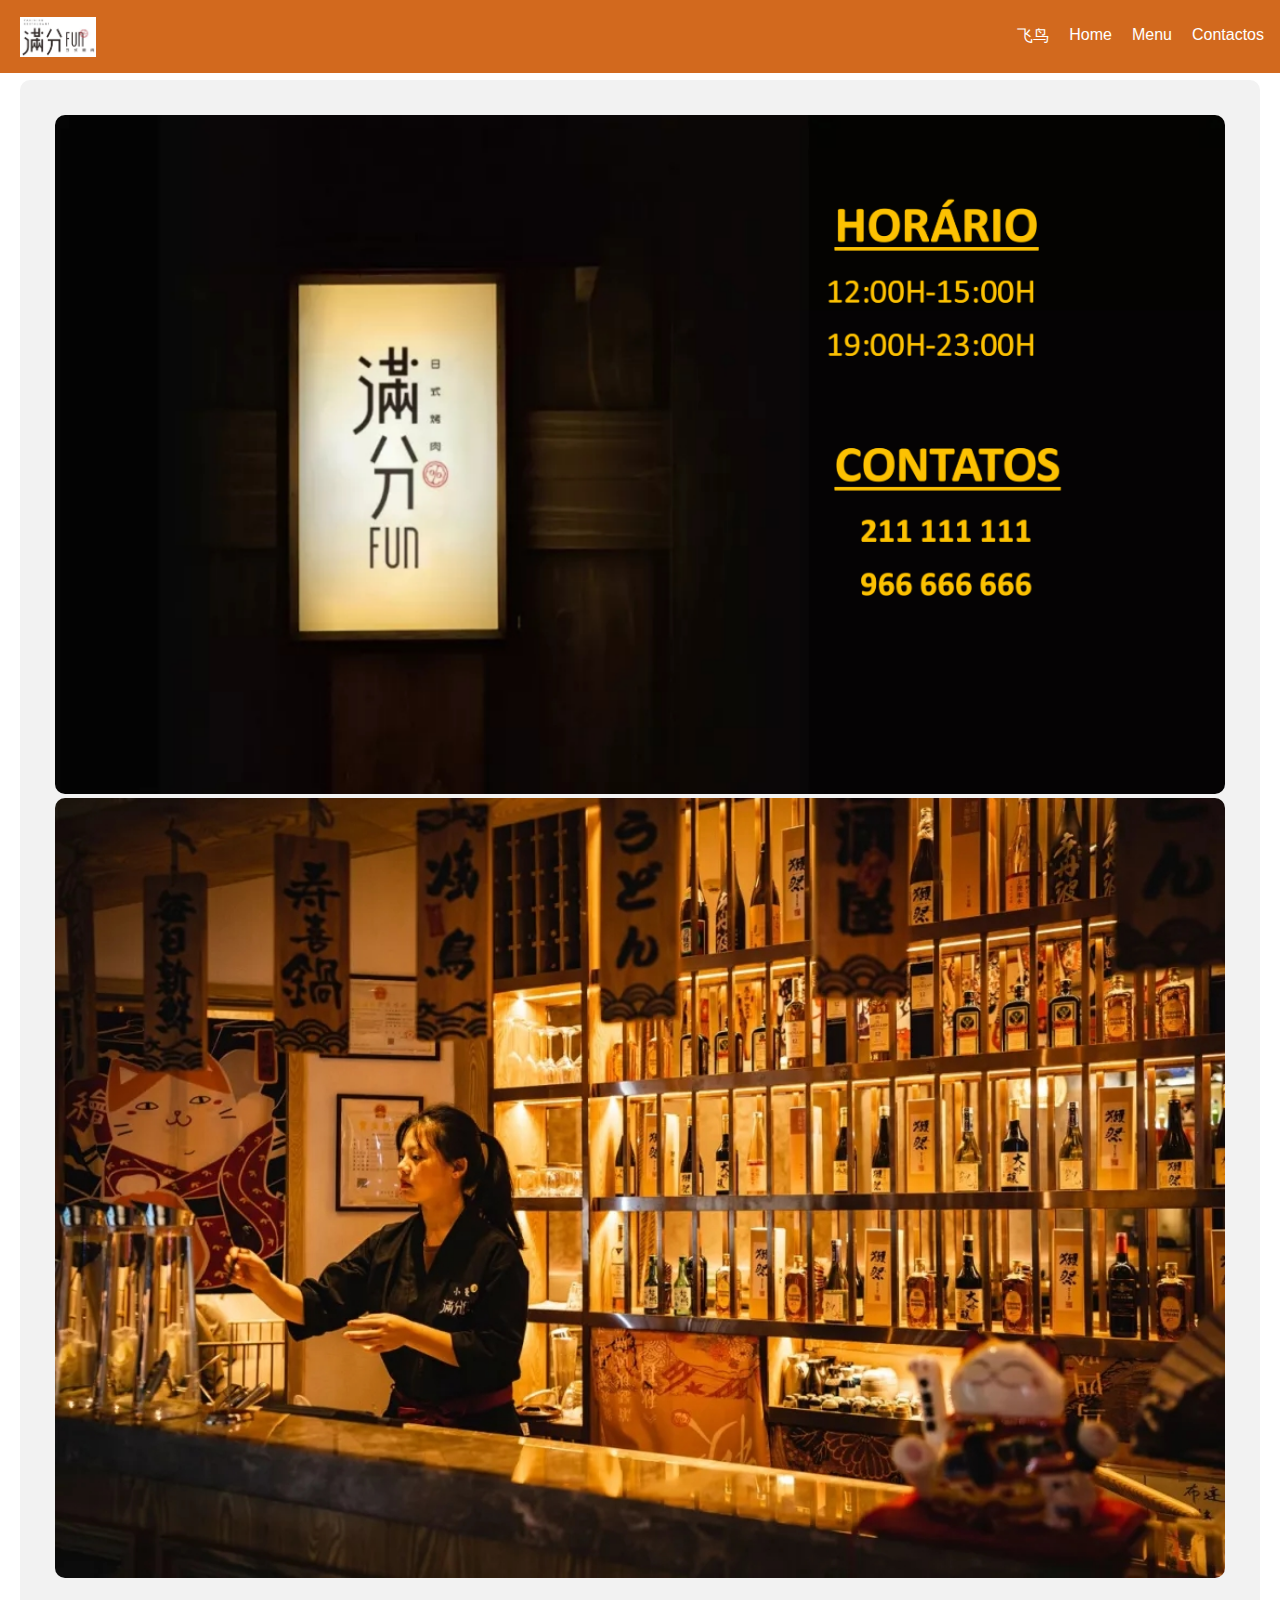
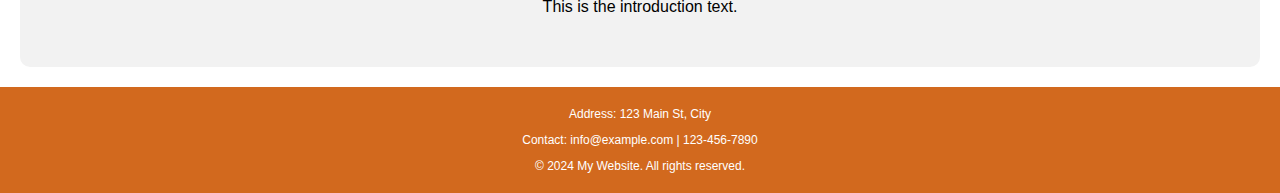
<file: 网站6/casa/contactos.html>
<!DOCTYPE html>
<html lang="en">
<head>
    <meta charset="UTF-8">
    <meta name="viewport" content="width=device-width, initial-scale=1.0">
    <link rel="stylesheet" type="text/css" href="../css/contactos.css">
    <title>Document</title>
</head>
<body>
    <header>
        <img src="../images/4.jpg" alt="Logo">
        <nav>
          <ul>
            <li><a href="../../index.html">飞鸟</a></li>
         <li><a href="../casa/casa.html">Home</a></li>   
           <li><a href="../casa/menu.html">Menu</a></li> 
            <li><a href="../casa/contactos.html">Contactos</a></li>
          </ul>
        </nav>
      </header>
      
      <div class="main-content">
        <div class="box">
          <img src="../images/QQ截图20240316130055.png" alt="Background" style="width: 100%; border-radius: 10px;">
         <img src="../images/25.jpg" alt="Background" style="width: 100%; border-radius: 10px;">
          <!-- <img src="../images/21.jpg" alt="Background" style="width: 100%; border-radius: 10px;">
          <img src="../images/22.jpg" alt="Background" style="width: 100%; border-radius: 10px;">
          <img src="../images/23.jpg" alt="Background" style="width: 100%; border-radius: 10px;">
          <img src="../images/24.jpg" alt="Background" style="width: 100%; border-radius: 10px;">
          <img src="../images/26.jpg" alt="Background" style="width: 100%; border-radius: 10px;">
           --> 
          <p>This is the introduction text.</p >
        </div>
      </div>
      
      <footer>
        <p>Address: 123 Main St, City</p >
        <p>Contact: info@example.com | 123-456-7890</p >
        <p>© 2024 My Website. All rights reserved.</p >
      </footer>
</body>
</html>
</file>
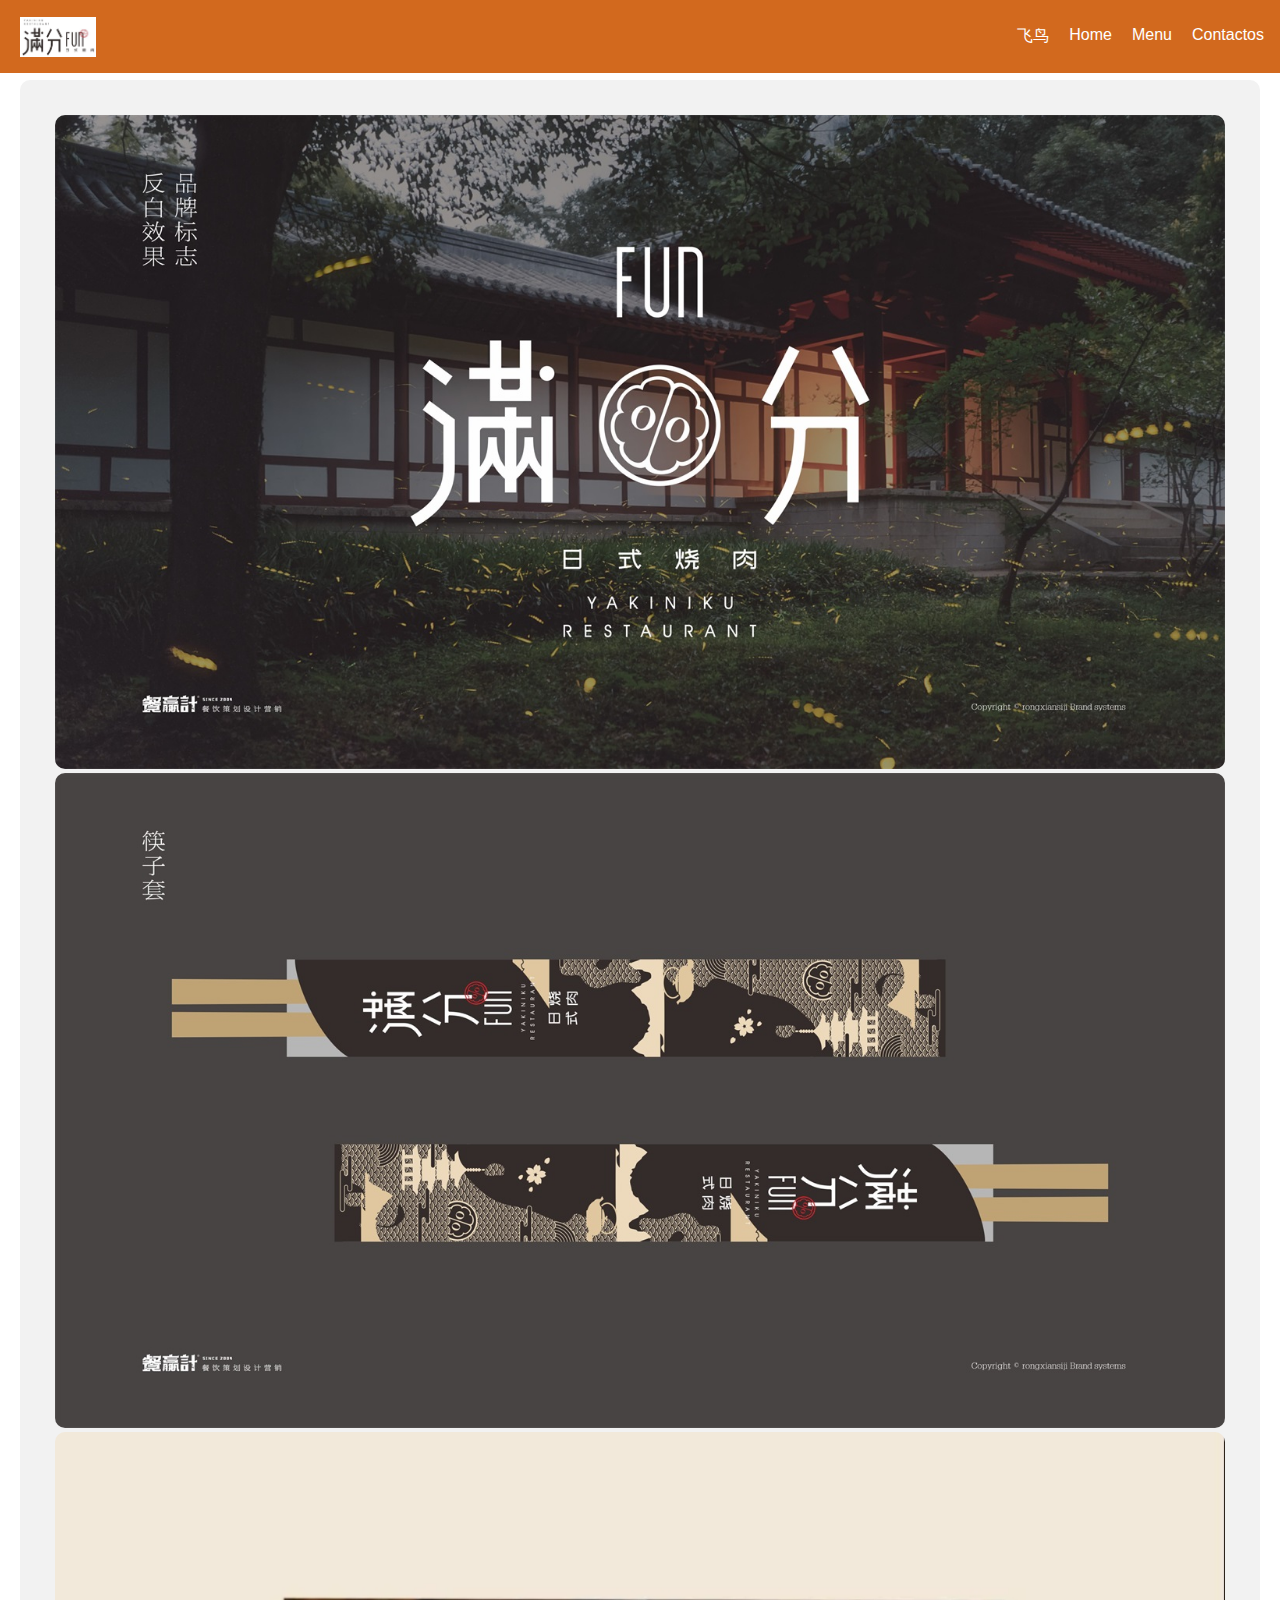
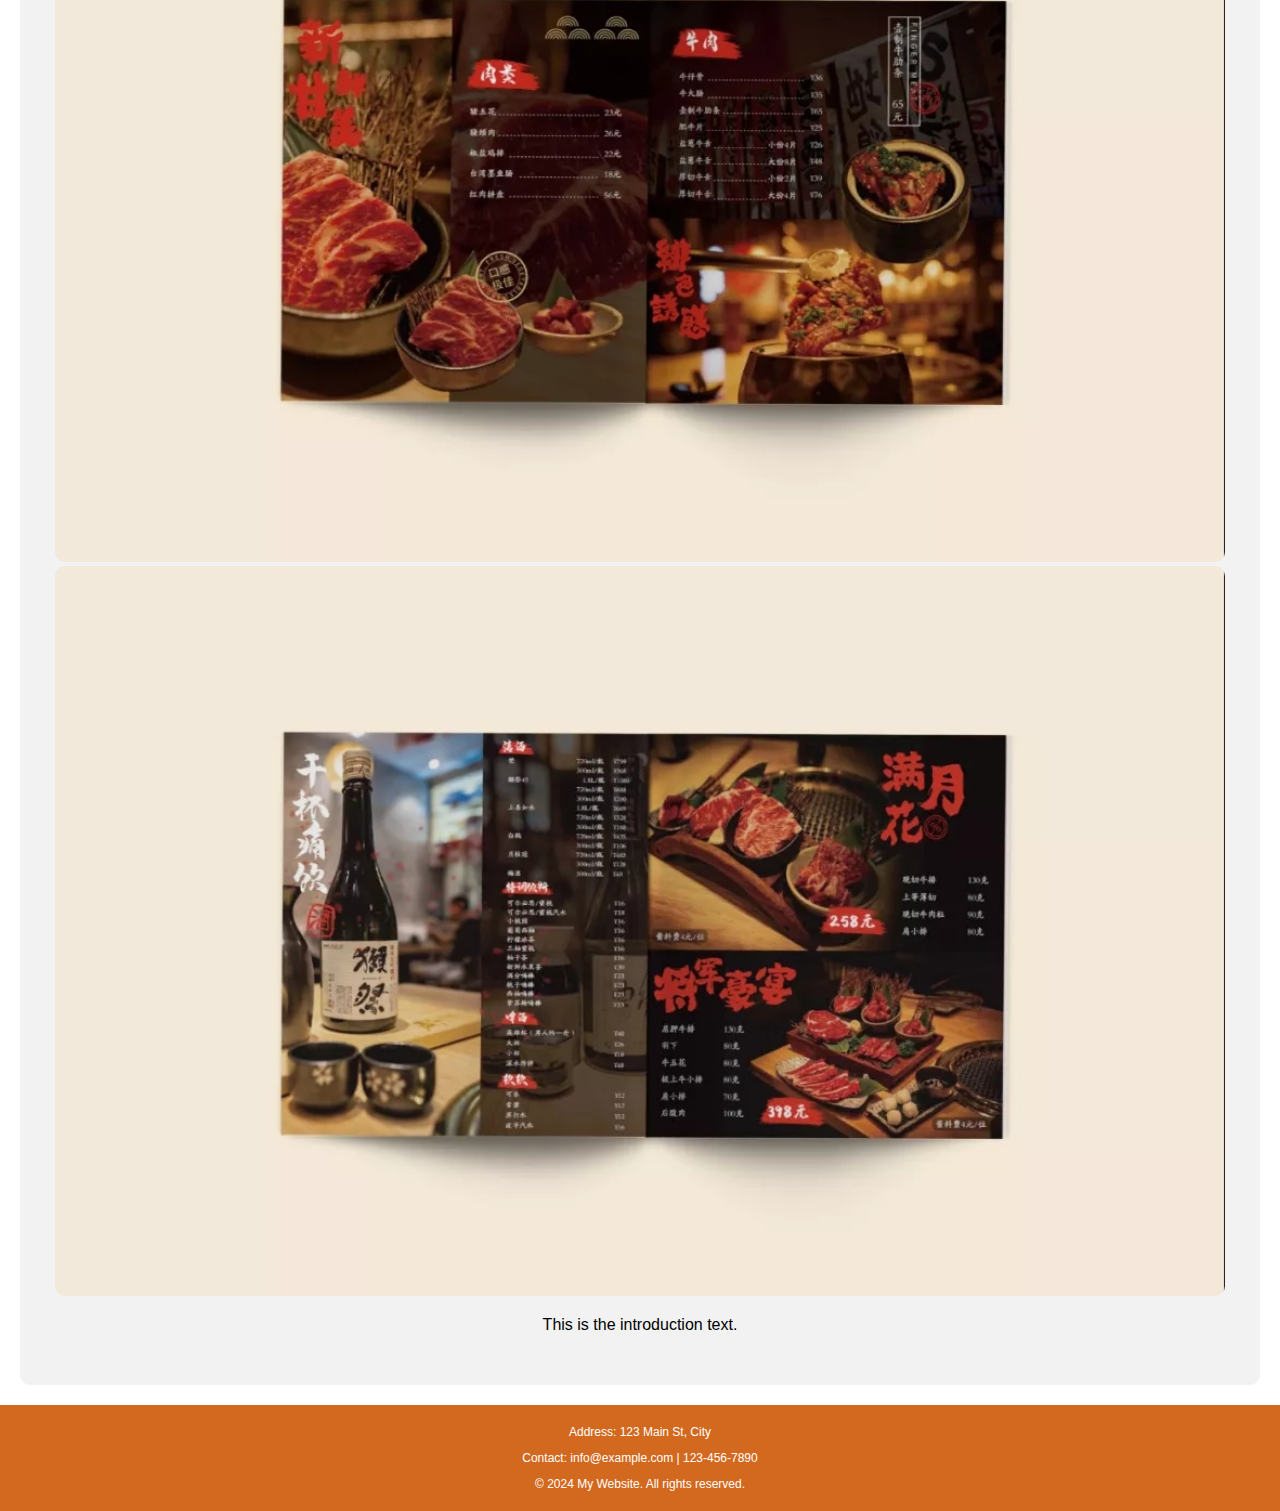
<file: 网站6/casa/menu.html>
<!DOCTYPE html>
<html lang="en">
<head>
    <meta charset="UTF-8">
    <meta name="viewport" content="width=device-width, initial-scale=1.0">
    <link rel="stylesheet" type="text/css" href="../css/menu.css">
    <title>Document</title>
</head>
<body>
    <header>
        <img src="../images/4.jpg" alt="Logo">
        <nav>
          <ul>
            <li><a href="../../index.html">飞鸟</a></li>
         <li><a href="../casa/casa.html">Home</a></li>   
           <li><a href="../casa/menu.html">Menu</a></li> 
           <li><a href="../casa/contactos.html">Contactos</a></li>
          </ul>
        </nav>
      </header>
      
      <div class="main-content">
        <div class="box">
          <img src="../images/12.jpg" alt="Background" style="width: 100%; border-radius: 10px;">
          <img src="../images/13.jpg" alt="Background" style="width: 100%; border-radius: 10px;">
          <img src="../images/14.jpg" alt="Background" style="width: 100%; border-radius: 10px;">
          <img src="../images/15.jpg" alt="Background" style="width: 100%; border-radius: 10px;">
          <!-- <img src="../images/26.jpg" alt="Background" style="width: 100%; border-radius: 10px;"> -->
          <p>This is the introduction text.</p >
        </div>
      </div>
      
      <footer>
        <p>Address: 123 Main St, City</p >
        <p>Contact: info@example.com | 123-456-7890</p >
        <p>© 2024 My Website. All rights reserved.</p >
      </footer>
</body>
</html>
</file>
<file: css/index.css>
body {
    font-family: Arial, sans-serif;
    background-color:#add0f5;
    margin: 0;
    padding: 1.5rem;
}
header {
    background-color: #88acd2;
    /* padding: 1.875rem; */
    text-align: center;
  
}

 
.cabeça {width: 100%;
         height:6.5rem;
         background-image: url(../images/1.png);
         font-size: 4rem;
         color: white;
         text-align: center;
        line-height: 6.5rem;
        }
      

nav {
    background-color: #bd9ee8;
    padding: .625rem;
    text-align: center;
}
nav a {
    margin: 0 .625rem;
    color: #fff;
    text-decoration: none;
}
nav a:hover {
    text-decoration: underline;
}

.st {width: 100%;
    height: auto;
    color: black;
    text-align: center;
    background-size: cover;
    padding-bottom: 3rem;
    
    
    background-image: url(../images/1.png);
   
}
.st p{font-size: large;
text-align: center;
font-weight:bolder;}


 
section {
    padding: 1.25rem;
}
h2 {text-align: center;
    color: white;
    font-size: 2.5625rem;
}
h3 {
    color: white;
    font-size: 2rem;
}
p {
    margin-bottom: .625rem;
}
.gallery {width: 33%;
    background-color: rgb(127, 172, 233);
    padding: .125rem;
    display: flex;
    flex-wrap: wrap;
    justify-content: center;
    float: left;
    
}
.gallery img {
    width: 100%;
    height: 13.125rem;
    padding: 1.5875rem;
   
    /* max-width: 31.25rem;  */
    /* max-height: 15.875rem; */

}
@media  screen and (orientation:portrait) and (max-width: 720px){
    .gallery{
        width: 100%;
        padding: 0;
    }
    .gallery img {
        width: 100%;
    }
   body{
    padding: 0;
    margin: 0;
} 
    
}
.gallery p{
    margin-top: .625rem;
    font-size: .9375rem;
    color:white;
}
.gallery p:hover {
    text-decoration: underline;
}


.contact img{
    display: block;
    margin: auto;
    max-width: 30%;
    height: auto;
}

.contact p {
    text-align: center;
    font-size: 1.9375rem;
}
footer {
    background-color: #333;
    color: #fff;
    text-align: center;
    line-height: 4rem;
    height: 3rem;
    width: 100%;
}
</file>
<file: 网站3/css/casa.css>
body {
    font-family: Arial, sans-serif;
    margin: 0;
    padding: 0;
}
header {
    background-color:rgb(249, 241, 231);
    color: #0d0d0d;
    padding: 0.6rem;
    text-align: center;
    font-size: 2.5rem;
}
nav {
    background-color: #444;
    color: #0a0a0a;
    padding:0.625rem;
    text-align: center;
}
nav a {
    color: #fff;
    text-decoration: none;
    padding: .625rem 1.25rem;
    margin: 0 0.625rem;
}
.container {
    display: flex;
    flex-wrap: wrap;
    justify-content: space-around;
    padding:1.25rem;
}
.box {
    width: 45%;
    margin-bottom: 1.25rem;
    padding: 1.25rem;
    background-color:rgb(249, 241, 231);
    text-align: center;
}
.box img {
    max-width: 100%;
    height: auto;
}
.box p {
    margin-top: 0.625rem;
}
@media  screen and (orientation: portrait ) and (max-width:720px){ 
    .box{
        width: 100%;
    }
}
</file>
<file: 网站3/css/menu.css>
body {background-color: black;}

header {
    background-color:black;
    color: white;
    padding: 10px;
    text-align: center;
}
nav {
    background-color:rgb(140, 10, 10);
    color: #0a0a0a;
    padding: 10px;
    text-align: center;
}
nav a {
    color: #fff;
    text-decoration: none;
    padding: 10px 20px;
    margin: 0 10px;
}
section {

    padding: 1.25rem;
    margin:1.25rem auto;
    max-width: 50rem;

}

img{
  max-width: 100%;
  height: auto;
}


  .gallery{
    text-align: center;
 }
</file>
<file: 网站6/css/casa.css>
body {
    margin: 0;
    padding: 0;
    font-family: Arial, sans-serif;
  }
  header {
    background-color:#d2691e;
    ;
    color: #fff;
    padding: 10px 0;
    position: fixed;
    width: 100%;
    top: 0;
    z-index: 1000;
    display: flex;
    justify-content: space-between;
    align-items: center;
  }
  header img {
    height: 40px;
    margin-left: 20px;
  }
  nav ul {
    list-style-type: none;
    margin: 0;
    padding: 1rem;
    display: flex;
  }
  nav ul li {
    margin-left: 1.25rem;
  }
  nav ul li a{
    text-decoration: none;
    color: white;
  }
  nav ul li a:hover{
    text-decoration: underline;
  }

  .main-content {
    padding-top: 3.75rem;
    text-align: center;
  }
  .box {
    background-color: #f2f2f2;
    padding: 2.1875rem;
    margin: 1.25rem;
    border-radius: .625rem;
  }
  footer {
    background-color:#d2691e;
    color: #fff;
    text-align: center;
    padding: .5rem 0;
    width: 100%;
    bottom: 0;
    font-size:0.75rem;
  }
</file>
<file: 网站6/css/contactos.css>
body {
    margin: 0;
    padding: 0;
    font-family: Arial, sans-serif;
  }
  header {
    background-color:#d2691e;
    color: #fff;
    padding: 10px 0;
    position: fixed;
    width: 100%;
    top: 0;
    z-index: 1000;
    display: flex;
    justify-content: space-between;
    align-items: center;
  }
  header img {
    height: 40px;
    margin-left: 20px;
  }
  nav ul {
    list-style-type: none;
    margin: 0;
    padding: 1rem;
    display: flex;
  }
  nav ul li {
    margin-left: 1.25rem;
  }
  nav ul li a{
    text-decoration: none;
    color: white;
  }
  nav ul li a:hover{
    text-decoration: underline;
  }
  .main-content {
    padding-top: 3.75rem;
    text-align: center;
  }
  .box {
    background-color: #f2f2f2;
    padding: 2.1875rem;
    margin: 1.25rem;
    border-radius: .625rem;
  }
  footer {
    background-color:#d2691e;
    ;
    color: #fff;
    text-align: center;
    padding: .5rem 0;
    width: 100%;
    bottom: 0;
    font-size:0.75rem;
  }
</file>
<file: 网站6/css/menu.css>
body {
    margin: 0;
    padding: 0;
    font-family: Arial, sans-serif;
  }
  header {
    background-color:#d2691e;
    color: #fff;
    padding: 10px 0;
    position: fixed;
    width: 100%;
    top: 0;
    z-index: 1000;
    display: flex;
    justify-content: space-between;
    align-items: center;
  }
  header img {
    height: 40px;
    margin-left: 20px;
  }
  nav ul {
    list-style-type: none;
    margin: 0;
    padding: 1rem;
    display: flex;
  }
  nav ul li {
    margin-left: 1.25rem;
  }
  nav ul li a{
    text-decoration: none;
    color: white;
  }
  nav ul li a:hover{
    text-decoration: underline;
  }
  .main-content {
    padding-top: 3.75rem;
    text-align: center;
  }
  .box {
    background-color: #f2f2f2;
    padding: 2.1875rem;
    margin: 1.25rem;
    border-radius: .625rem;
  }
  footer {
    background-color:#d2691e;
    ;
    color: #fff;
    text-align: center;
    padding: .5rem 0;
    width: 100%;
    bottom: 0;
    font-size:0.75rem;
  }
</file>
